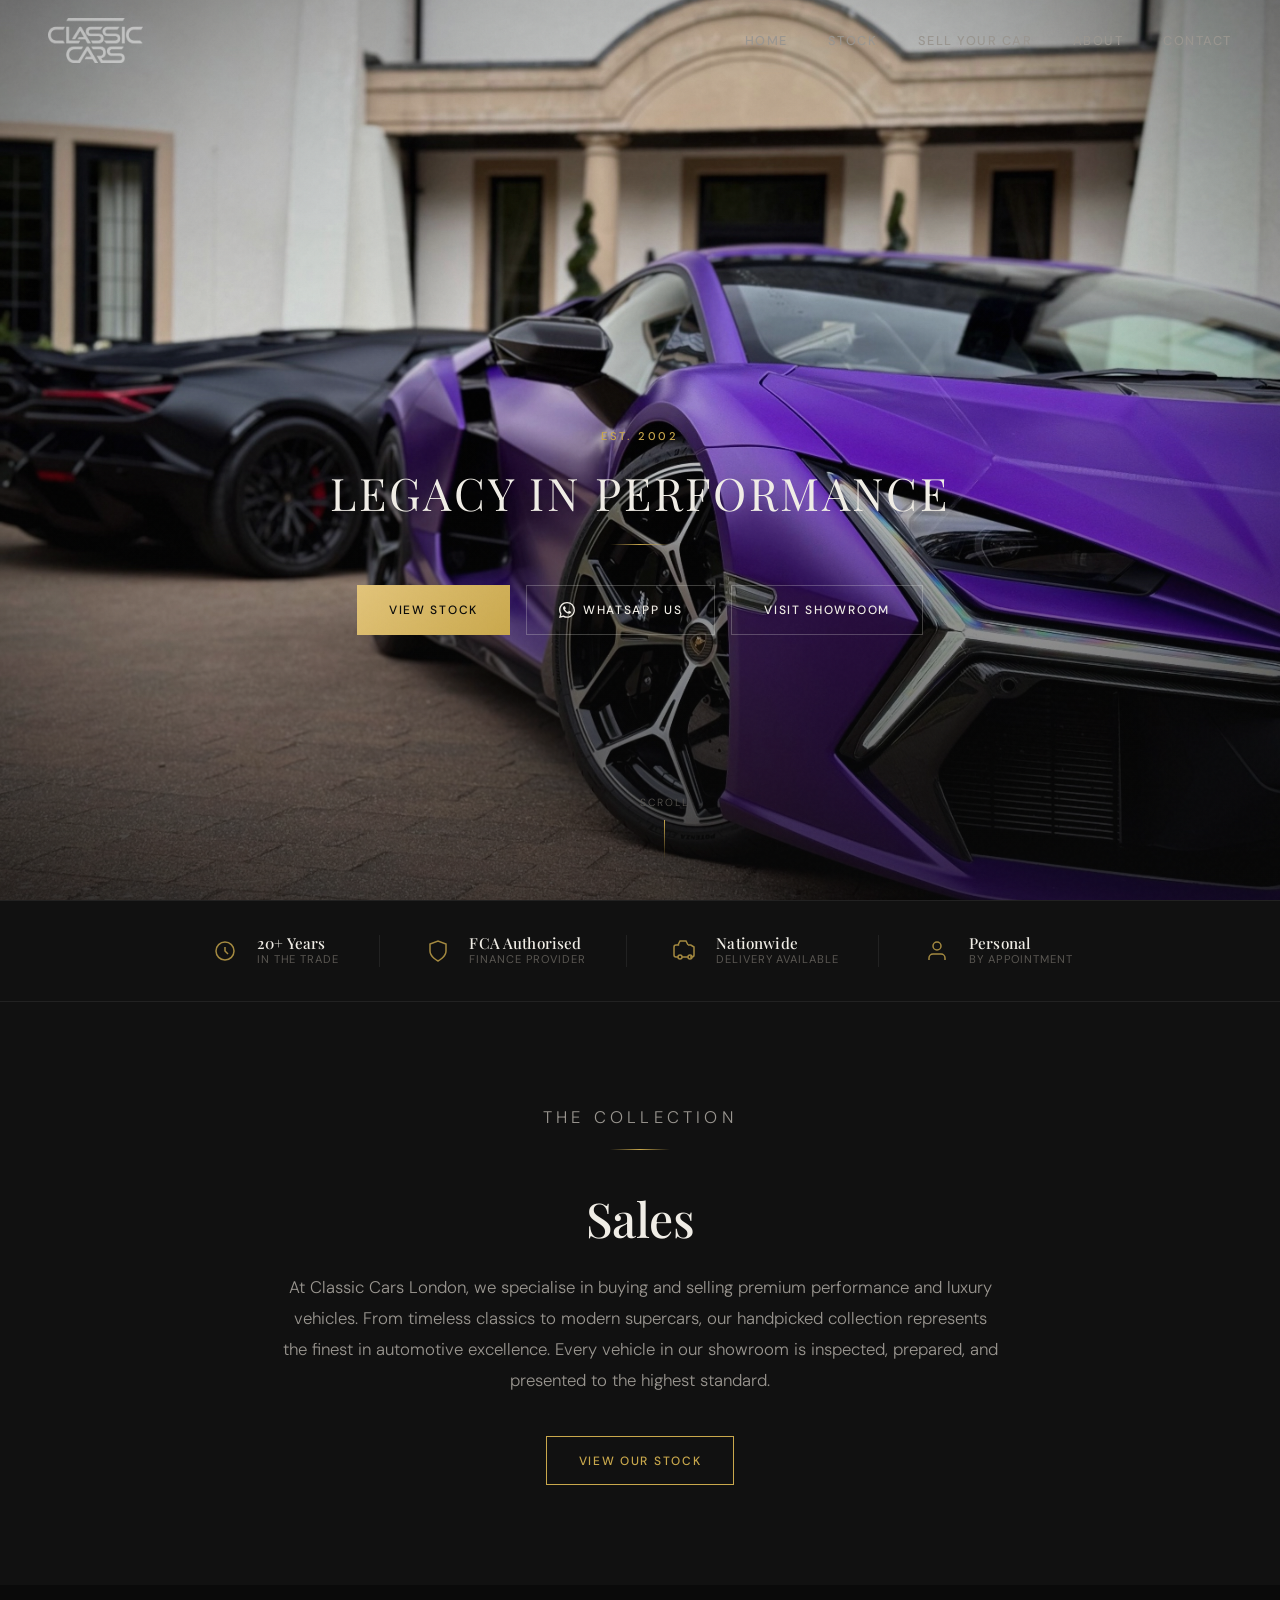
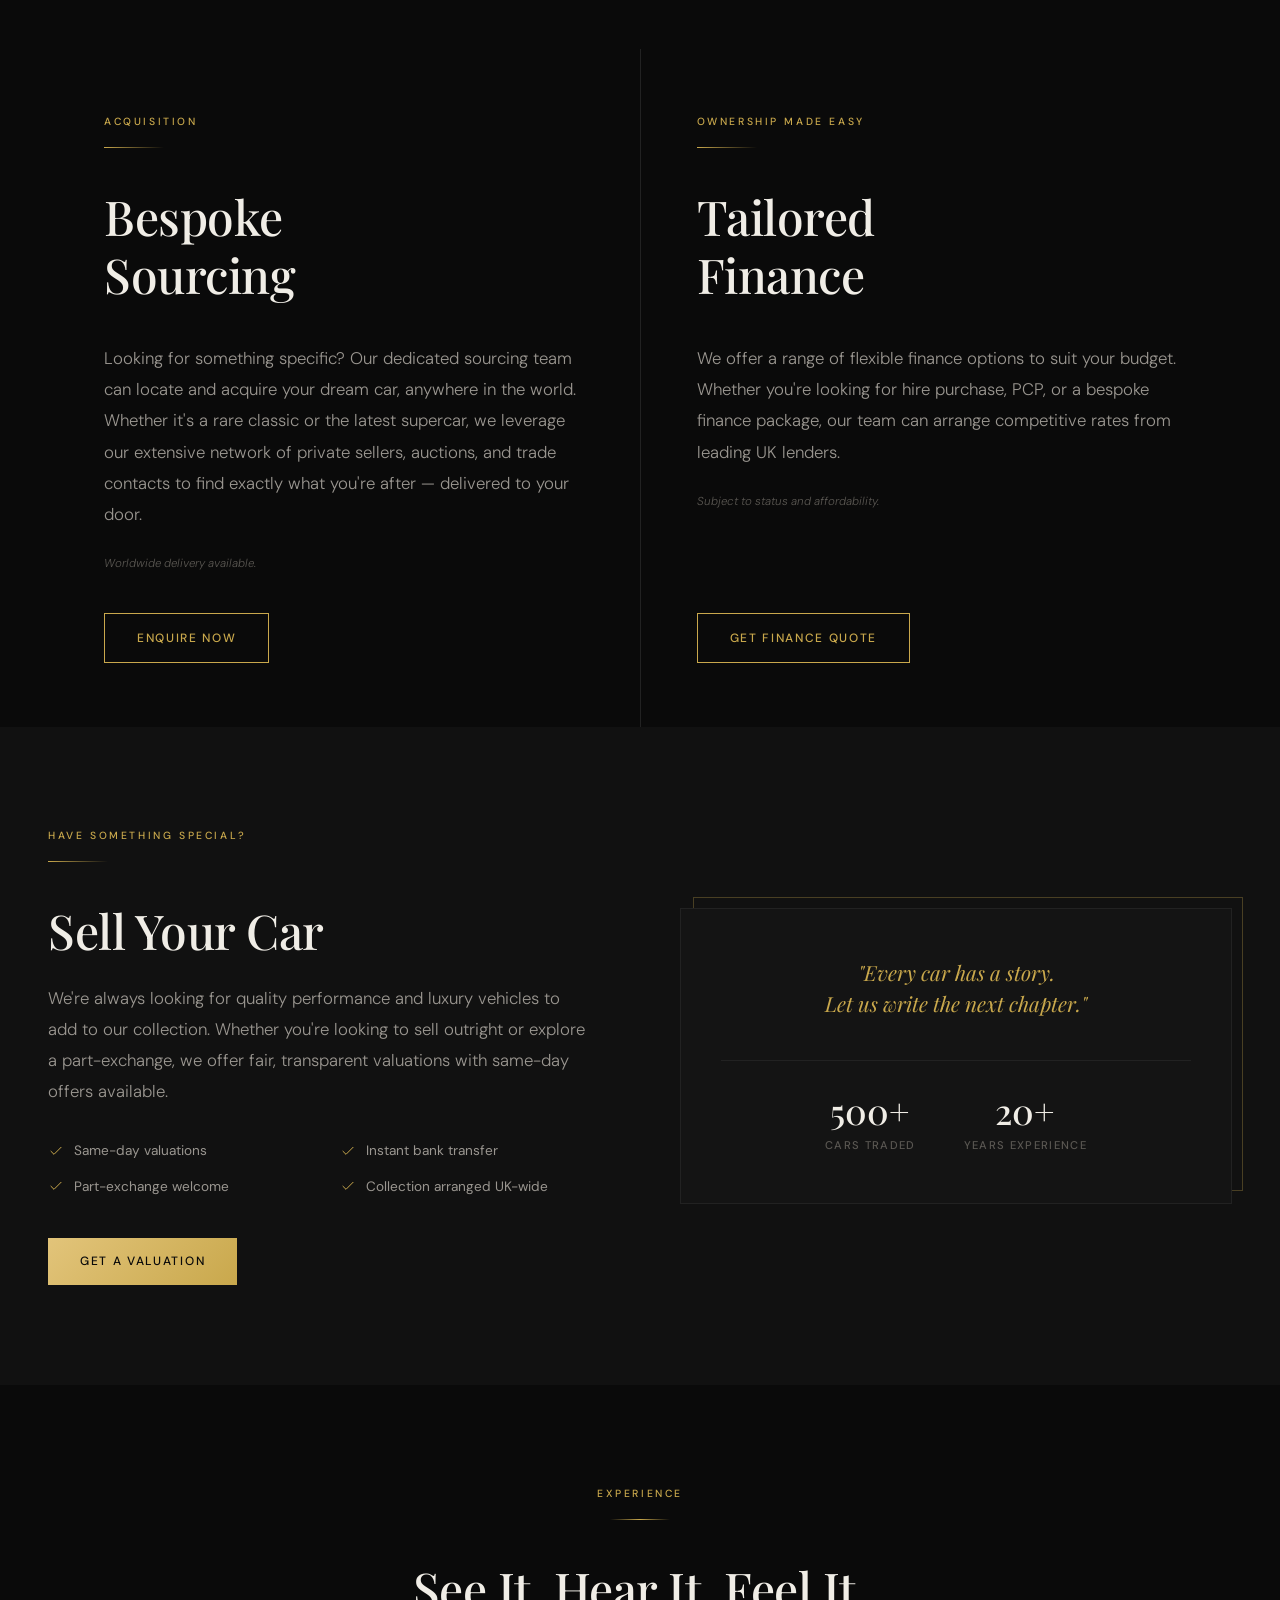
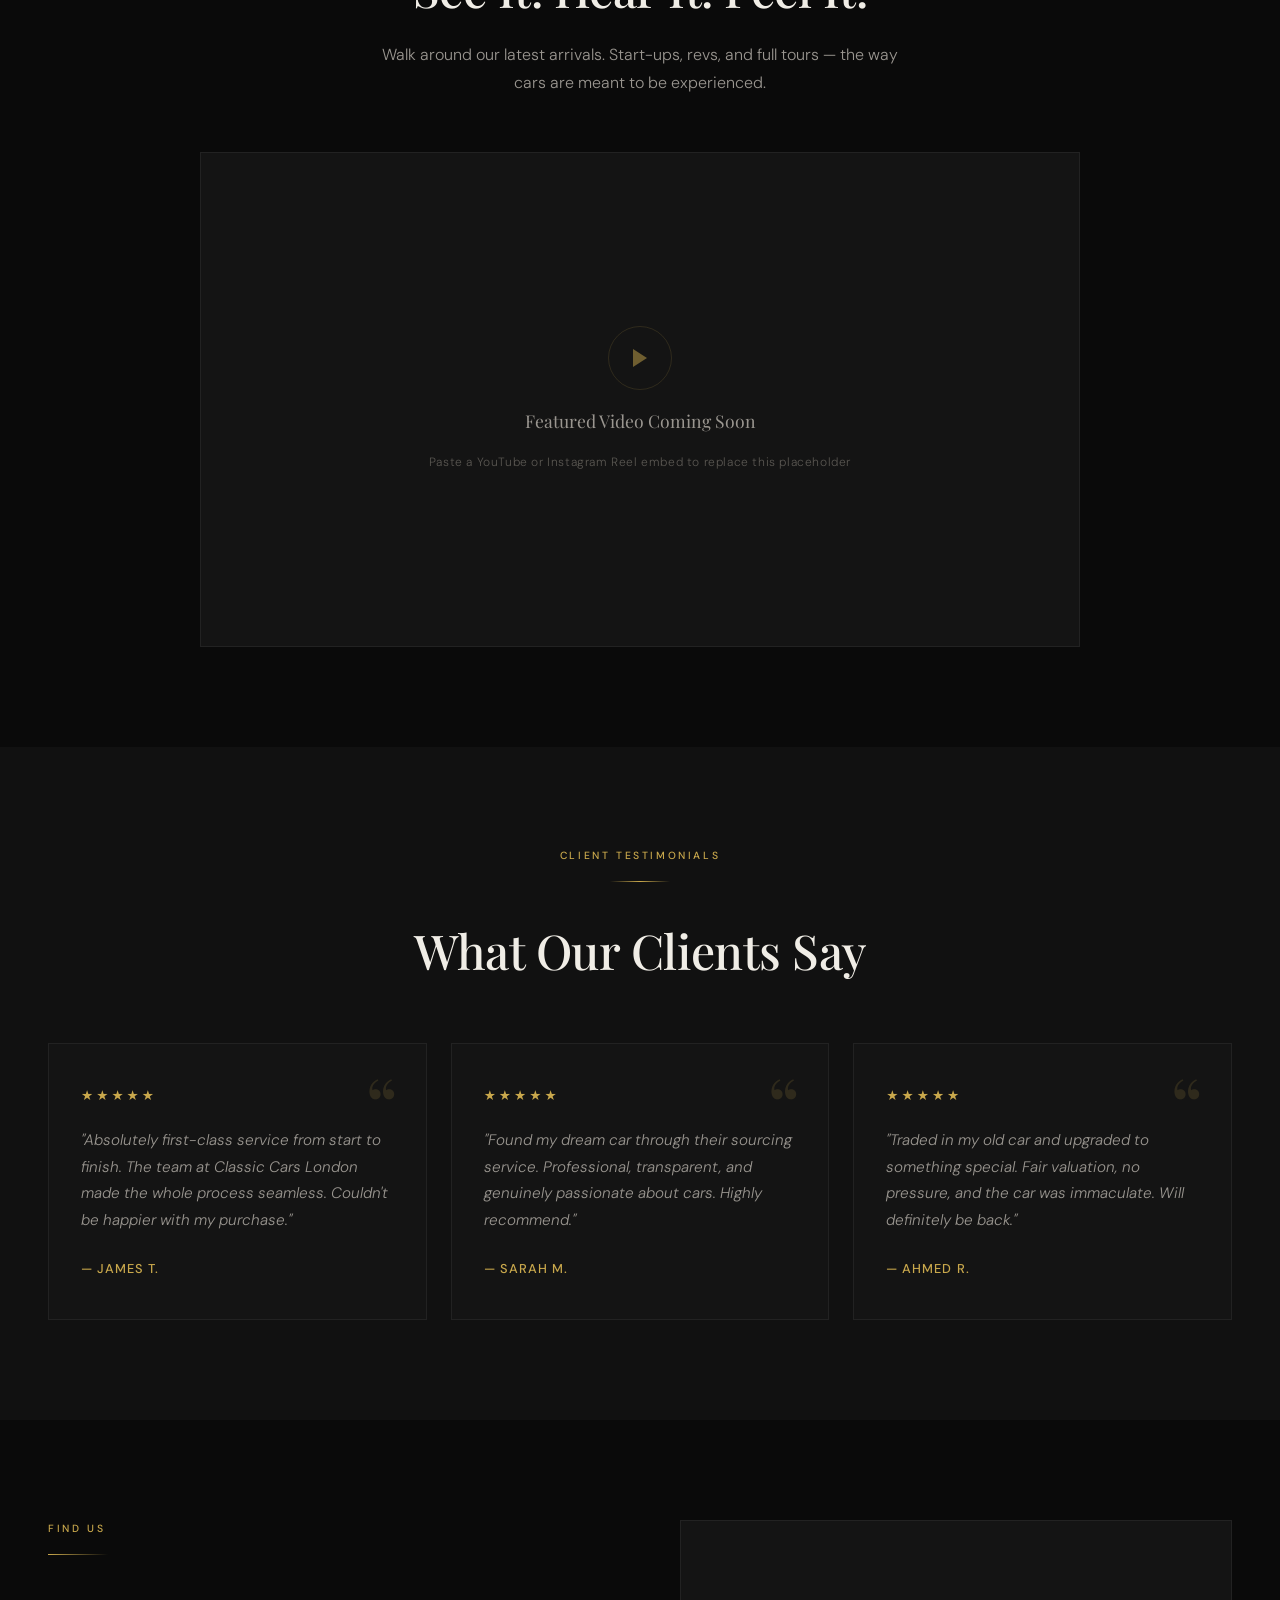
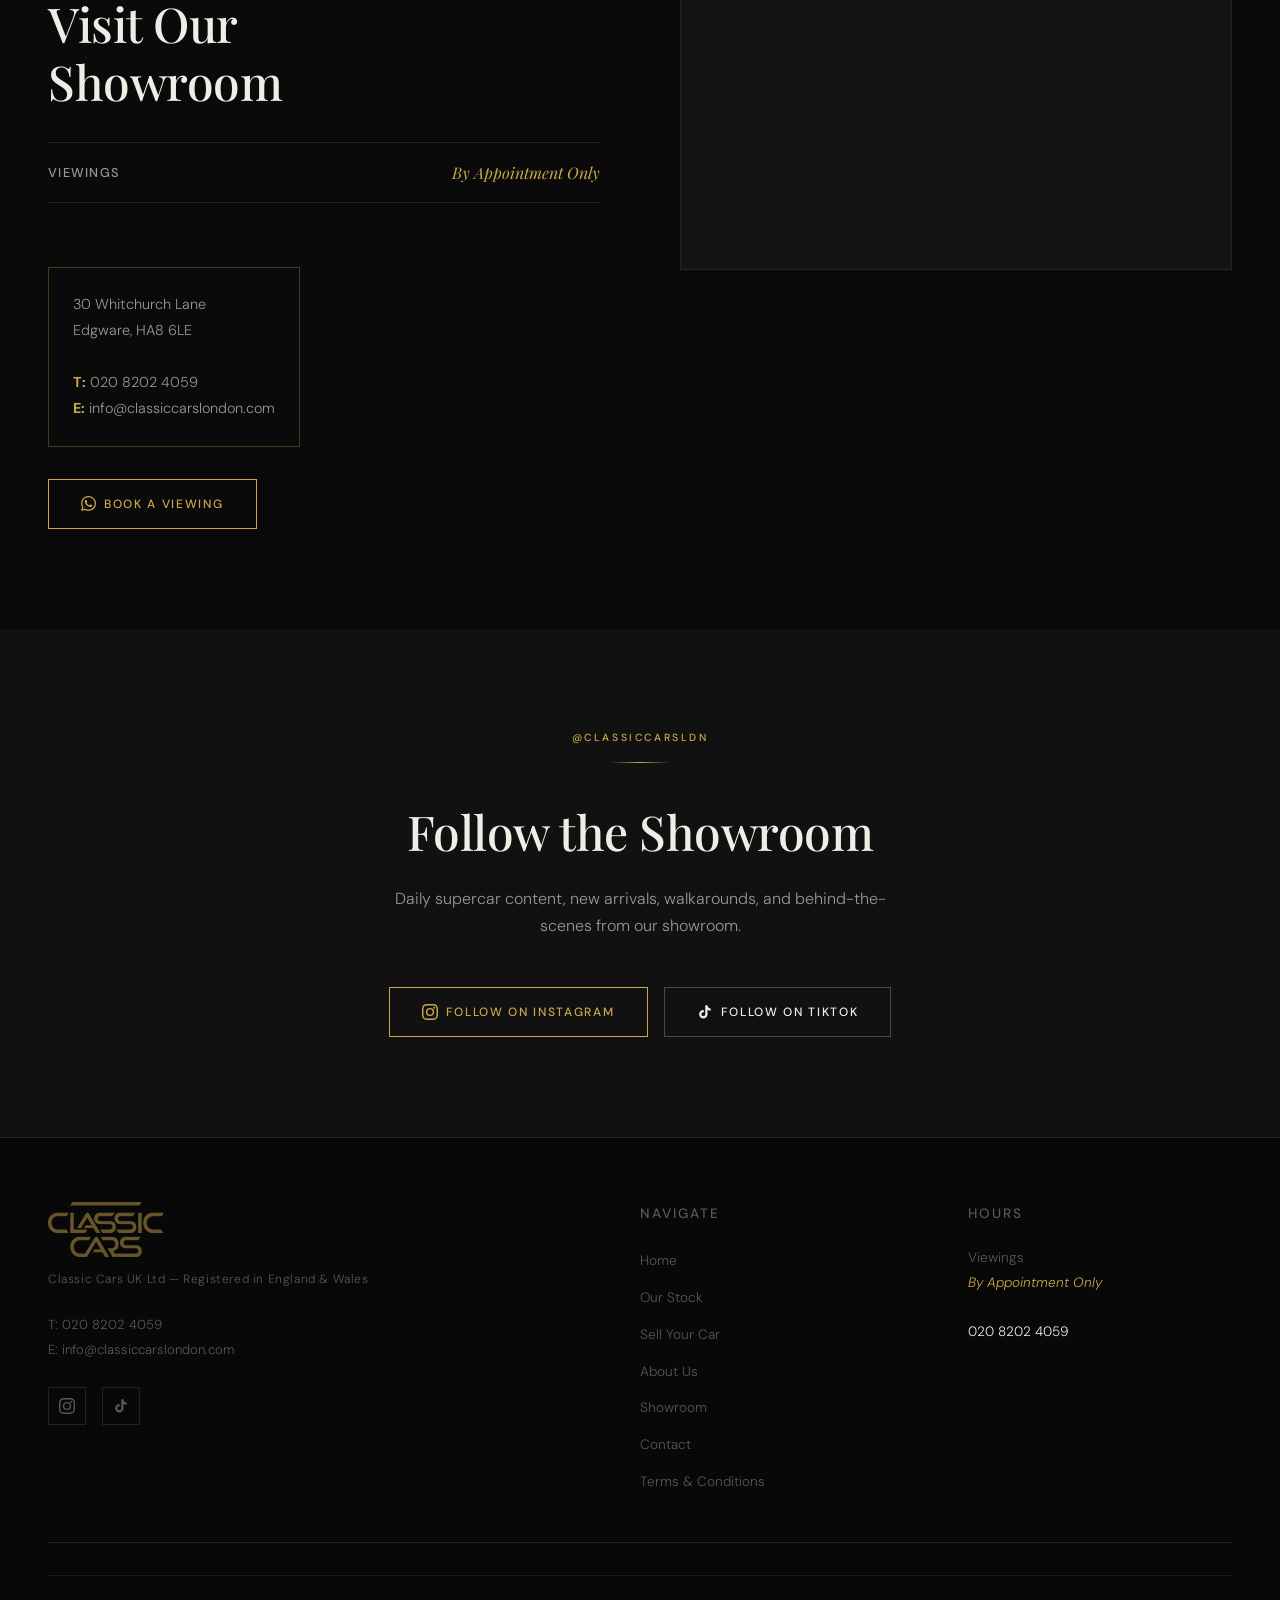
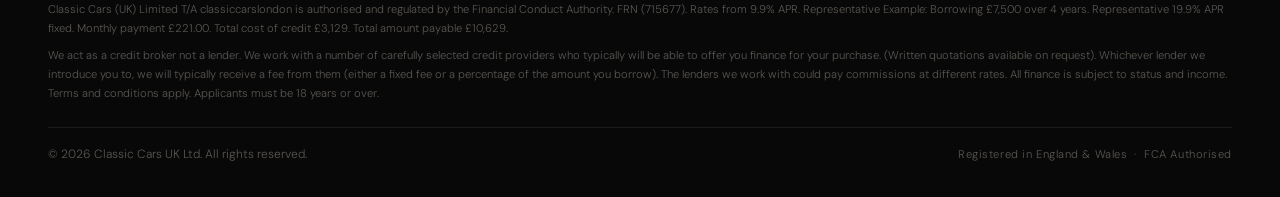
<file: index.html>
<!DOCTYPE html>
<html lang="en">
<head>
  <meta charset="UTF-8" />
  <meta name="viewport" content="width=device-width, initial-scale=1.0" />
  <meta name="description" content="Classic Cars London — Premium performance and luxury car dealership. Buying, selling, and sourcing the finest vehicles. Est. 2002." />
  <title>Classic Cars London | Legacy in Performance. Est. 2002</title>
  <link rel="preconnect" href="https://fonts.googleapis.com" />
  <link rel="preconnect" href="https://fonts.gstatic.com" crossorigin />
  <link href="https://fonts.googleapis.com/css2?family=Playfair+Display:ital,wght@0,400;0,500;0,600;0,700;1,400;1,600&family=DM+Sans:wght@300;400;500;600&display=swap" rel="stylesheet" />
  <link rel="stylesheet" href="./style.css" />
</head>
<body>

  <!-- ══════════════════════════════════════════
       NAVIGATION
  ══════════════════════════════════════════ -->
  <nav class="nav" id="mainNav">
    <div class="nav__inner">
      <a href="./index.html" class="nav__brand"><img src="./assets/logo-white.png" alt="Classic Cars London" class="nav__logo" /></a>
      <ul class="nav__links">
        <li><a href="./index.html">Home</a></li>
        <li><a href="./stock.html">Stock</a></li>
        <li><a href="#sell-section">Sell Your Car</a></li>
        <li><a href="#sales-section">About</a></li>
        <li><a href="#showroom-section">Contact</a></li>
      </ul>
      <button class="nav__hamburger" id="navHamburger" aria-label="Open menu">
        <span></span><span></span><span></span>
      </button>
    </div>
  </nav>

  <!-- Mobile overlay menu -->
  <div class="nav__mobile-overlay" id="navMobileOverlay">
    <a href="./index.html" onclick="closeMenu()">Home</a>
    <a href="./stock.html" onclick="closeMenu()">Stock</a>
    <a href="#sell-section" onclick="closeMenu()">Sell Your Car</a>
    <a href="#sales-section" onclick="closeMenu()">About</a>
    <a href="#showroom-section" onclick="closeMenu()">Contact</a>
  </div>

  <!-- ══════════════════════════════════════════
       HERO
  ══════════════════════════════════════════ -->
  <section class="hero" id="home">
    <div class="hero__bg" id="heroBg"></div>
    <div class="hero__overlay"></div>
    <div class="hero__content hero__content--minimal">
      <p class="hero__eyebrow">Est. 2002</p>
      <h1 class="hero__tagline">Legacy in Performance</h1>
      <div class="hero__divider"></div>
      <div class="hero__buttons">
        <a href="./stock.html" class="btn btn-gold">View Stock</a>
        <a href="https://wa.me/447447015475" target="_blank" rel="noopener noreferrer" class="btn btn-outline">
          <svg width="16" height="16" viewBox="0 0 24 24" fill="currentColor" aria-hidden="true">
            <path d="M17.472 14.382c-.297-.149-1.758-.867-2.03-.967-.273-.099-.471-.148-.67.15-.197.297-.767.966-.94 1.164-.173.199-.347.223-.644.075-.297-.15-1.255-.463-2.39-1.475-.883-.788-1.48-1.761-1.653-2.059-.173-.297-.018-.458.13-.606.134-.133.298-.347.446-.52.149-.174.198-.298.298-.497.099-.198.05-.371-.025-.52-.075-.149-.669-1.612-.916-2.207-.242-.579-.487-.5-.669-.51-.173-.008-.371-.01-.57-.01-.198 0-.52.074-.792.372-.272.297-1.04 1.016-1.04 2.479 0 1.462 1.065 2.875 1.213 3.074.149.198 2.096 3.2 5.077 4.487.709.306 1.262.489 1.694.625.712.227 1.36.195 1.871.118.571-.085 1.758-.719 2.006-1.413.248-.694.248-1.289.173-1.413-.074-.124-.272-.198-.57-.347m-5.421 7.403h-.004a9.87 9.87 0 01-5.031-1.378l-.361-.214-3.741.982.998-3.648-.235-.374a9.86 9.86 0 01-1.51-5.26c.001-5.45 4.436-9.884 9.888-9.884 2.64 0 5.122 1.03 6.988 2.898a9.825 9.825 0 012.893 6.994c-.003 5.45-4.437 9.884-9.885 9.884m8.413-18.297A11.815 11.815 0 0012.05 0C5.495 0 .16 5.335.157 11.892c0 2.096.547 4.142 1.588 5.945L.057 24l6.305-1.654a11.882 11.882 0 005.683 1.448h.005c6.554 0 11.89-5.335 11.893-11.893a11.821 11.821 0 00-3.48-8.413z"/>
          </svg>
          WhatsApp Us
        </a>
        <a href="#showroom-section" class="btn btn-outline">Visit Showroom</a>
      </div>
    </div>
    <div class="hero__scroll-indicator">
      <span>Scroll</span>
      <div class="hero__scroll-line"></div>
    </div>
  </section>

  <!-- ══════════════════════════════════════════
       TRUST SIGNALS BAR
  ══════════════════════════════════════════ -->
  <section class="trust-bar">
    <div class="trust-bar__inner">
      <div class="trust-item fade-in">
        <div class="trust-icon">
          <svg viewBox="0 0 24 24" fill="none" stroke="currentColor" stroke-width="1.5" aria-hidden="true"><path d="M12 8v4l3 3"/><circle cx="12" cy="12" r="9"/></svg>
        </div>
        <div class="trust-text">
          <span class="trust-stat">20+ Years</span>
          <span class="trust-label">In the Trade</span>
        </div>
      </div>
      <div class="trust-divider"></div>
      <div class="trust-item fade-in fade-in-delay-1">
        <div class="trust-icon">
          <svg viewBox="0 0 24 24" fill="none" stroke="currentColor" stroke-width="1.5" aria-hidden="true"><path d="M12 22s8-4 8-10V5l-8-3-8 3v7c0 6 8 10 8 10z"/></svg>
        </div>
        <div class="trust-text">
          <span class="trust-stat">FCA Authorised</span>
          <span class="trust-label">Finance Provider</span>
        </div>
      </div>
      <div class="trust-divider"></div>
      <div class="trust-item fade-in fade-in-delay-2">
        <div class="trust-icon">
          <svg viewBox="0 0 24 24" fill="none" stroke="currentColor" stroke-width="1.5" aria-hidden="true"><path d="M5 18H3a2 2 0 01-2-2V8a2 2 0 012-2h3.19M15 6h2.81L21 8v8a2 2 0 01-2 2h-2"/><circle cx="7" cy="18" r="2"/><circle cx="17" cy="18" r="2"/><path d="M9 18h6M5 6l2-4h6l2 4"/></svg>
        </div>
        <div class="trust-text">
          <span class="trust-stat">Nationwide</span>
          <span class="trust-label">Delivery Available</span>
        </div>
      </div>
      <div class="trust-divider"></div>
      <div class="trust-item fade-in fade-in-delay-3">
        <div class="trust-icon">
          <svg viewBox="0 0 24 24" fill="none" stroke="currentColor" stroke-width="1.5" aria-hidden="true"><path d="M20 21v-2a4 4 0 00-4-4H8a4 4 0 00-4 4v2"/><circle cx="12" cy="7" r="4"/></svg>
        </div>
        <div class="trust-text">
          <span class="trust-stat">Personal</span>
          <span class="trust-label">By Appointment</span>
        </div>
      </div>
    </div>
  </section>

  <!-- ══════════════════════════════════════════
       SALES SECTION
  ══════════════════════════════════════════ -->
  <section class="section section--dark" id="sales-section">
    <div class="section__inner">
      <div class="text-section text-section--centred fade-in">
        <p class="section-label">The Collection</p>
        <div class="gold-divider"></div>
        <h2 class="section-heading">Sales</h2>
        <p>At Classic Cars London, we specialise in buying and selling premium performance and luxury vehicles. From timeless classics to modern supercars, our handpicked collection represents the finest in automotive excellence. Every vehicle in our showroom is inspected, prepared, and presented to the highest standard.</p>
        <div style="margin-top:2.5rem;">
          <a href="./stock.html" class="btn btn-outline-gold">View Our Stock</a>
        </div>
      </div>
    </div>
  </section>

  <!-- ══════════════════════════════════════════
       SERVICES GRID (Sourcing + Finance)
  ══════════════════════════════════════════ -->
  <section class="section section--darker" style="padding-top: 0; padding-bottom: 0;">
    <div class="services-grid">

      <!-- Sourcing Panel -->
      <div class="service-panel fade-in">
        <p class="section-label">Acquisition</p>
        <div class="gold-divider-left"></div>
        <h2 class="section-heading">Bespoke<br>Sourcing</h2>
        <p style="font-size:1.05rem; font-weight:300; color:var(--text-secondary); line-height:1.85; margin-top:1rem;">
          Looking for something specific? Our dedicated sourcing team can locate and acquire your dream car, anywhere in the world. Whether it's a rare classic or the latest supercar, we leverage our extensive network of private sellers, auctions, and trade contacts to find exactly what you're after — delivered to your door.
        </p>
        <p class="service-disclaimer">Worldwide delivery available.</p>
        <div class="service-cta">
          <a href="https://wa.me/447447015475?text=Hi%2C%20I%27m%20interested%20in%20your%20bespoke%20sourcing%20service." target="_blank" rel="noopener noreferrer" class="btn btn-outline-gold">Enquire Now</a>
        </div>
      </div>

      <!-- Finance Panel -->
      <div class="service-panel fade-in fade-in-delay-2" id="finance-section">
        <p class="section-label">Ownership Made Easy</p>
        <div class="gold-divider-left"></div>
        <h2 class="section-heading">Tailored<br>Finance</h2>
        <p style="font-size:1.05rem; font-weight:300; color:var(--text-secondary); line-height:1.85; margin-top:1rem;">
          We offer a range of flexible finance options to suit your budget. Whether you're looking for hire purchase, PCP, or a bespoke finance package, our team can arrange competitive rates from leading UK lenders.
        </p>
        <p class="service-disclaimer">Subject to status and affordability.</p>
        <div class="service-cta">
          <a href="https://wa.me/447447015475?text=Hi%2C%20I%27d%20like%20to%20discuss%20finance%20options%20for%20a%20vehicle." target="_blank" rel="noopener noreferrer" class="btn btn-outline-gold">Get Finance Quote</a>
        </div>
      </div>

    </div>
  </section>

  <!-- ══════════════════════════════════════════
       SELL YOUR CAR
  ══════════════════════════════════════════ -->
  <section class="section section--dark" id="sell-section">
    <div class="section__inner">
      <div class="sell-panel fade-in">
        <div class="sell-panel__content">
          <p class="section-label">Have Something Special?</p>
          <div class="gold-divider-left"></div>
          <h2 class="section-heading">Sell Your Car</h2>
          <p style="font-size:1.05rem; font-weight:300; color:var(--text-secondary); line-height:1.85; margin-top:1rem; max-width:540px;">
            We're always looking for quality performance and luxury vehicles to add to our collection. Whether you're looking to sell outright or explore a part-exchange, we offer fair, transparent valuations with same-day offers available.
          </p>
          <div class="sell-panel__highlights">
            <div class="sell-highlight">
              <svg viewBox="0 0 24 24" fill="none" stroke="currentColor" stroke-width="1.5" aria-hidden="true"><polyline points="20 6 9 17 4 12"/></svg>
              <span>Same-day valuations</span>
            </div>
            <div class="sell-highlight">
              <svg viewBox="0 0 24 24" fill="none" stroke="currentColor" stroke-width="1.5" aria-hidden="true"><polyline points="20 6 9 17 4 12"/></svg>
              <span>Instant bank transfer</span>
            </div>
            <div class="sell-highlight">
              <svg viewBox="0 0 24 24" fill="none" stroke="currentColor" stroke-width="1.5" aria-hidden="true"><polyline points="20 6 9 17 4 12"/></svg>
              <span>Part-exchange welcome</span>
            </div>
            <div class="sell-highlight">
              <svg viewBox="0 0 24 24" fill="none" stroke="currentColor" stroke-width="1.5" aria-hidden="true"><polyline points="20 6 9 17 4 12"/></svg>
              <span>Collection arranged UK-wide</span>
            </div>
          </div>
          <div style="margin-top:2.5rem;">
            <a href="https://wa.me/447447015475?text=Hi%2C%20I%27d%20like%20to%20get%20a%20valuation%20for%20my%20vehicle." target="_blank" rel="noopener noreferrer" class="btn btn-gold">
              Get a Valuation
            </a>
          </div>
        </div>
        <div class="sell-panel__visual fade-in fade-in-delay-2">
          <div class="sell-visual-frame">
            <div class="sell-visual-accent"></div>
            <div class="sell-visual-content">
              <p class="sell-visual-quote">"Every car has a story.<br>Let us write the next chapter."</p>
              <div class="sell-visual-stat-row">
                <div class="sell-visual-stat">
                  <span class="sell-visual-stat__number">500+</span>
                  <span class="sell-visual-stat__label">Cars Traded</span>
                </div>
                <div class="sell-visual-stat">
                  <span class="sell-visual-stat__number">20+</span>
                  <span class="sell-visual-stat__label">Years Experience</span>
                </div>
              </div>
            </div>
          </div>
        </div>
      </div>
    </div>
  </section>

  <!-- ══════════════════════════════════════════
       FEATURED VIDEO
  ══════════════════════════════════════════ -->
  <section class="section section--darker" id="video-section">
    <div class="section__inner">
      <div style="text-align:center; margin-bottom:3.5rem;" class="fade-in">
        <p class="section-label">Experience</p>
        <div class="gold-divider"></div>
        <h2 class="section-heading">See It. Hear It. Feel It.</h2>
        <p style="color:var(--text-secondary); font-weight:300; max-width:520px; margin:0 auto;">Walk around our latest arrivals. Start-ups, revs, and full tours — the way cars are meant to be experienced.</p>
      </div>
      <div class="video-embed fade-in fade-in-delay-1">
        <!-- ════════════════════════════════════════
             FEATURED VIDEO — REPLACE THIS
             ════════════════════════════════════════
             Paste your YouTube or Instagram Reel embed here.
             Example YouTube:
               <iframe src="https://www.youtube.com/embed/YOUR_VIDEO_ID"
                 title="Featured Video" frameborder="0"
                 allow="accelerometer; autoplay; clipboard-write; encrypted-media; gyroscope; picture-in-picture"
                 allowfullscreen></iframe>
             Example Instagram Reel:
               <iframe src="https://www.instagram.com/reel/YOUR_REEL_ID/embed"
                 frameborder="0" scrolling="no" allowfullscreen></iframe>
        ═══════════════════════════════════════ -->
        <div class="video-placeholder">
          <div class="video-placeholder__play">
            <svg viewBox="0 0 24 24" fill="currentColor" aria-hidden="true"><polygon points="5 3 19 12 5 21 5 3"/></svg>
          </div>
          <p>Featured Video Coming Soon</p>
          <span>Paste a YouTube or Instagram Reel embed to replace this placeholder</span>
        </div>
      </div>
    </div>
  </section>

  <!-- ══════════════════════════════════════════
       CUSTOMER REVIEWS
  ══════════════════════════════════════════ -->
  <section class="section section--dark" id="reviews-section">
    <div class="section__inner">
      <div style="text-align:center; margin-bottom:4rem;" class="fade-in">
        <p class="section-label">Client Testimonials</p>
        <div class="gold-divider"></div>
        <h2 class="section-heading">What Our Clients Say</h2>
      </div>

      <div class="reviews-grid">

        <div class="review-card fade-in fade-in-delay-1">
          <div class="review-stars">
            <span class="star">★</span><span class="star">★</span><span class="star">★</span><span class="star">★</span><span class="star">★</span>
          </div>
          <p class="review-text">"Absolutely first-class service from start to finish. The team at Classic Cars London made the whole process seamless. Couldn't be happier with my purchase."</p>
          <p class="review-author">— James T.</p>
        </div>

        <div class="review-card fade-in fade-in-delay-2">
          <div class="review-stars">
            <span class="star">★</span><span class="star">★</span><span class="star">★</span><span class="star">★</span><span class="star">★</span>
          </div>
          <p class="review-text">"Found my dream car through their sourcing service. Professional, transparent, and genuinely passionate about cars. Highly recommend."</p>
          <p class="review-author">— Sarah M.</p>
        </div>

        <div class="review-card fade-in fade-in-delay-3">
          <div class="review-stars">
            <span class="star">★</span><span class="star">★</span><span class="star">★</span><span class="star">★</span><span class="star">★</span>
          </div>
          <p class="review-text">"Traded in my old car and upgraded to something special. Fair valuation, no pressure, and the car was immaculate. Will definitely be back."</p>
          <p class="review-author">— Ahmed R.</p>
        </div>

      </div>
    </div>
  </section>

  <!-- ══════════════════════════════════════════
       VISIT OUR SHOWROOM
  ══════════════════════════════════════════ -->
  <section class="section section--darker" id="showroom-section">
    <div class="section__inner">
      <div style="display:grid; grid-template-columns:1fr 1fr; gap:5rem; align-items:start;" class="responsive-two-col">

        <div class="fade-in">
          <p class="section-label">Find Us</p>
          <div class="gold-divider-left"></div>
          <h2 class="section-heading">Visit Our<br>Showroom</h2>

          <div class="hours-table">
            <div class="hours-row">
              <span class="hours-day">Viewings</span>
              <span class="hours-time hours-time--appointment">By Appointment Only</span>
            </div>
          </div>

          <div class="address-block">
            <p>
              30 Whitchurch Lane<br>
              Edgware, HA8 6LE<br>
              <br>
              <strong style="color:var(--gold);">T:</strong> <a href="tel:02082024059" style="color:var(--text-secondary); transition: color 0.3s;">020 8202 4059</a><br>
              <strong style="color:var(--gold);">E:</strong> <a href="mailto:info@classiccarslondon.com" style="color:var(--text-secondary); transition: color 0.3s;">info@classiccarslondon.com</a>
            </p>
          </div>

          <div style="margin-top:2rem;">
            <a href="https://wa.me/447447015475" target="_blank" rel="noopener noreferrer" class="btn btn-outline-gold">
              <svg width="15" height="15" viewBox="0 0 24 24" fill="currentColor" style="flex-shrink:0" aria-hidden="true">
                <path d="M17.472 14.382c-.297-.149-1.758-.867-2.03-.967-.273-.099-.471-.148-.67.15-.197.297-.767.966-.94 1.164-.173.199-.347.223-.644.075-.297-.15-1.255-.463-2.39-1.475-.883-.788-1.48-1.761-1.653-2.059-.173-.297-.018-.458.13-.606.134-.133.298-.347.446-.52.149-.174.198-.298.298-.497.099-.198.05-.371-.025-.52-.075-.149-.669-1.612-.916-2.207-.242-.579-.487-.5-.669-.51-.173-.008-.371-.01-.57-.01-.198 0-.52.074-.792.372-.272.297-1.04 1.016-1.04 2.479 0 1.462 1.065 2.875 1.213 3.074.149.198 2.096 3.2 5.077 4.487.709.306 1.262.489 1.694.625.712.227 1.36.195 1.871.118.571-.085 1.758-.719 2.006-1.413.248-.694.248-1.289.173-1.413-.074-.124-.272-.198-.57-.347m-5.421 7.403h-.004a9.87 9.87 0 01-5.031-1.378l-.361-.214-3.741.982.998-3.648-.235-.374a9.86 9.86 0 01-1.51-5.26c.001-5.45 4.436-9.884 9.888-9.884 2.64 0 5.122 1.03 6.988 2.898a9.825 9.825 0 012.893 6.994c-.003 5.45-4.437 9.884-9.885 9.884m8.413-18.297A11.815 11.815 0 0012.05 0C5.495 0 .16 5.335.157 11.892c0 2.096.547 4.142 1.588 5.945L.057 24l6.305-1.654a11.882 11.882 0 005.683 1.448h.005c6.554 0 11.89-5.335 11.893-11.893a11.821 11.821 0 00-3.48-8.413z"/>
              </svg>
              Book a Viewing
            </a>
          </div>
        </div>

        <div class="fade-in fade-in-delay-2">
          <!-- ════════════════════════════════════════
               MAP EMBED — REPLACE THIS SECTION
               ════════════════════════════════════════
               To add a real Google Maps embed:
               1. Go to Google Maps and find your location
               2. Click Share > Embed a map
               3. Copy the <iframe> code
               4. Replace the entire .map-placeholder div below
                  with your <iframe> code.
               Example:
               <iframe
                 src="https://www.google.com/maps/embed?pb=YOUR_EMBED_CODE"
                 width="100%" height="350"
                 style="border:0; filter:grayscale(1) invert(1) contrast(1.1);"
                 allowfullscreen="" loading="lazy">
               </iframe>
          ═══════════════════════════════════════ -->
          <div class="map-placeholder">
            <iframe
              src="https://www.google.com/maps/embed?pb=!1m18!1m12!1m3!1d2479.8!2d-0.2785!3d51.6139!2m3!1f0!2f0!3f0!3m2!1i1024!2i768!4f13.1!3m3!1m2!1s0x4876116b32b6e55d%3A0x3f6e8b7c9d8a4e2f!2s30%20Whitchurch%20Ln%2C%20Edgware%20HA8%206LE!5e0!3m2!1sen!2suk!4v1700000000000"
              width="100%" height="350"
              style="border:0; filter:grayscale(1) invert(1) contrast(1.1);"
              allowfullscreen="" loading="lazy"
              referrerpolicy="no-referrer-when-downgrade">
            </iframe>
          </div>
        </div>

      </div>
    </div>
  </section>

  <!-- ══════════════════════════════════════════
       INSTAGRAM FEED SECTION
  ══════════════════════════════════════════ -->
  <section class="section section--dark" id="social-section">
    <div class="section__inner social-section">
      <div class="fade-in">
        <p class="section-label">@classiccarsldn</p>
        <div class="gold-divider"></div>
        <h2 class="section-heading">Follow the Showroom</h2>
        <p style="color:var(--text-secondary); font-weight:300; margin-top:0.5rem; max-width:500px; margin-left:auto; margin-right:auto;">Daily supercar content, new arrivals, walkarounds, and behind-the-scenes from our showroom.</p>
      </div>

      <!-- ════════════════════════════════════════
           INSTAGRAM FEED WIDGET — REPLACE THIS
           ════════════════════════════════════════
           To add a live Instagram feed:

           OPTION A — Elfsight (Recommended):
           1. Sign up at https://elfsight.com/instagram-feed-widget/
           2. Create a widget, set to dark theme, 4-8 images
           3. Copy the embed code (a single <script> + <div> tag)
           4. Replace the entire .insta-placeholder div below
              with that embed code.

           OPTION B — SnapWidget:
           1. Visit https://snapwidget.com
           2. Configure a grid or slider widget for @classiccarsldn
           3. Copy the embed <iframe> code
           4. Replace the placeholder below.

           OPTION C — EmbedSocial:
           1. Visit https://embedsocial.com
           2. Connect Instagram account, choose layout
           3. Copy embed code, replace placeholder below.
      ═══════════════════════════════════════ -->
      <div class="insta-feed fade-in fade-in-delay-1">
        <!-- Elfsight Instagram Feed | @classiccarsldn -->
        <script src="https://elfsightcdn.com/platform.js" async></script>
        <div class="elfsight-app-35106d26-453b-40f1-9d2e-da29b103cd6a" data-elfsight-app-lazy></div>
      </div>

      <div class="insta-follow-row fade-in fade-in-delay-2">
        <a href="https://instagram.com/classiccarsldn" target="_blank" rel="noopener noreferrer" class="btn btn-outline-gold">
          <svg width="16" height="16" viewBox="0 0 24 24" fill="currentColor" aria-hidden="true"><path d="M12 2.163c3.204 0 3.584.012 4.85.07 3.252.148 4.771 1.691 4.919 4.919.058 1.265.069 1.645.069 4.849 0 3.205-.012 3.584-.069 4.849-.149 3.225-1.664 4.771-4.919 4.919-1.266.058-1.644.07-4.85.07-3.204 0-3.584-.012-4.849-.07-3.26-.149-4.771-1.699-4.919-4.92-.058-1.265-.07-1.644-.07-4.849 0-3.204.013-3.583.07-4.849.149-3.227 1.664-4.771 4.919-4.919 1.266-.057 1.645-.069 4.849-.069zM12 0C8.741 0 8.333.014 7.053.072 2.695.272.273 2.69.073 7.052.014 8.333 0 8.741 0 12c0 3.259.014 3.668.072 4.948.2 4.358 2.618 6.78 6.98 6.98C8.333 23.986 8.741 24 12 24c3.259 0 3.668-.014 4.948-.072 4.354-.2 6.782-2.618 6.979-6.98.059-1.28.073-1.689.073-4.948 0-3.259-.014-3.667-.072-4.947-.196-4.354-2.617-6.78-6.979-6.98C15.668.014 15.259 0 12 0zm0 5.838a6.162 6.162 0 100 12.324 6.162 6.162 0 000-12.324zM12 16a4 4 0 110-8 4 4 0 010 8zm6.406-11.845a1.44 1.44 0 100 2.881 1.44 1.44 0 000-2.881z"/></svg>
          Follow on Instagram
        </a>
        <a href="https://tiktok.com/@classiccarsldn" target="_blank" rel="noopener noreferrer" class="btn btn-outline">
          <svg width="16" height="16" viewBox="0 0 24 24" fill="currentColor" aria-hidden="true"><path d="M19.59 6.69a4.83 4.83 0 01-3.77-4.25V2h-3.45v13.67a2.89 2.89 0 01-2.88 2.5 2.89 2.89 0 01-2.89-2.89 2.89 2.89 0 012.89-2.89c.28 0 .54.04.79.1V9.01a6.33 6.33 0 00-.79-.05 6.34 6.34 0 00-6.34 6.34 6.34 6.34 0 006.34 6.34 6.34 6.34 0 006.33-6.34V8.69a8.16 8.16 0 004.77 1.52V6.76a4.85 4.85 0 01-1-.07z"/></svg>
          Follow on TikTok
        </a>
      </div>
    </div>
  </section>

  <!-- ══════════════════════════════════════════
       FOOTER
  ══════════════════════════════════════════ -->
  <footer class="footer">
    <div class="footer__inner">
      <div class="footer__top">

        <!-- Brand Column -->
        <div>
          <img src="./assets/logo-gold.png" alt="Classic Cars London" class="footer__logo" />
          <p class="footer__brand-sub">Classic Cars UK Ltd — Registered in England &amp; Wales</p>
          <p style="font-size:0.82rem; color:var(--text-muted); line-height:1.9;">
            <!-- TO UPDATE: Replace phone and email placeholders -->
            T: 020 8202 4059<br>
            E: info@classiccarslondon.com
          </p>
          <div class="footer__social">
            <a href="https://instagram.com/classiccarsldn" target="_blank" rel="noopener noreferrer" aria-label="Instagram">
              <svg viewBox="0 0 24 24"><path d="M12 2.163c3.204 0 3.584.012 4.85.07 3.252.148 4.771 1.691 4.919 4.919.058 1.265.069 1.645.069 4.849 0 3.205-.012 3.584-.069 4.849-.149 3.225-1.664 4.771-4.919 4.919-1.266.058-1.644.07-4.85.07-3.204 0-3.584-.012-4.849-.07-3.26-.149-4.771-1.699-4.919-4.92-.058-1.265-.07-1.644-.07-4.849 0-3.204.013-3.583.07-4.849.149-3.227 1.664-4.771 4.919-4.919 1.266-.057 1.645-.069 4.849-.069zM12 0C8.741 0 8.333.014 7.053.072 2.695.272.273 2.69.073 7.052.014 8.333 0 8.741 0 12c0 3.259.014 3.668.072 4.948.2 4.358 2.618 6.78 6.98 6.98C8.333 23.986 8.741 24 12 24c3.259 0 3.668-.014 4.948-.072 4.354-.2 6.782-2.618 6.979-6.98.059-1.28.073-1.689.073-4.948 0-3.259-.014-3.667-.072-4.947-.196-4.354-2.617-6.78-6.979-6.98C15.668.014 15.259 0 12 0zm0 5.838a6.162 6.162 0 100 12.324 6.162 6.162 0 000-12.324zM12 16a4 4 0 110-8 4 4 0 010 8zm6.406-11.845a1.44 1.44 0 100 2.881 1.44 1.44 0 000-2.881z"/></svg>
            </a>
            <a href="https://tiktok.com/@classiccarsldn" target="_blank" rel="noopener noreferrer" aria-label="TikTok">
              <svg viewBox="0 0 24 24"><path d="M19.59 6.69a4.83 4.83 0 01-3.77-4.25V2h-3.45v13.67a2.89 2.89 0 01-2.88 2.5 2.89 2.89 0 01-2.89-2.89 2.89 2.89 0 012.89-2.89c.28 0 .54.04.79.1V9.01a6.33 6.33 0 00-.79-.05 6.34 6.34 0 00-6.34 6.34 6.34 6.34 0 006.34 6.34 6.34 6.34 0 006.33-6.34V8.69a8.16 8.16 0 004.77 1.52V6.76a4.85 4.85 0 01-1-.07z"/></svg>
            </a>
          </div>
        </div>

        <!-- Quick Links -->
        <div class="footer__col">
          <p class="footer__col-heading">Navigate</p>
          <ul>
            <li><a href="./index.html">Home</a></li>
            <li><a href="./stock.html">Our Stock</a></li>
            <li><a href="#sell-section">Sell Your Car</a></li>
            <li><a href="#sales-section">About Us</a></li>
            <li><a href="#showroom-section">Showroom</a></li>
            <li><a href="https://wa.me/447447015475" target="_blank" rel="noopener noreferrer">Contact</a></li>
            <li><a href="./assets/terms-and-conditions.pdf" target="_blank" rel="noopener noreferrer">Terms &amp; Conditions</a></li>
          </ul>
        </div>

        <!-- Contact Info -->
        <div class="footer__col">
          <p class="footer__col-heading">Hours</p>
          <p>
            Viewings<br>
            <span style="color:var(--gold); font-style:italic;">By Appointment Only</span><br>
            <br>
            <span style="color:var(--text-primary);">020 8202 4059</span>
          </p>
        </div>

      </div>

      <div class="footer__fca-disclaimer">
        <p>Classic Cars (UK) Limited T/A classiccarslondon is authorised and regulated by the Financial Conduct Authority. FRN (715677). Rates from 9.9% APR. Representative Example: Borrowing £7,500 over 4 years. Representative 19.9% APR fixed. Monthly payment £221.00. Total cost of credit £3,129. Total amount payable £10,629.</p>
        <p>We act as a credit broker not a lender. We work with a number of carefully selected credit providers who typically will be able to offer you finance for your purchase. (Written quotations available on request). Whichever lender we introduce you to, we will typically receive a fee from them (either a fixed fee or a percentage of the amount you borrow). The lenders we work with could pay commissions at different rates. All finance is subject to status and income. Terms and conditions apply. Applicants must be 18 years or over.</p>
      </div>
      <div class="footer__bottom">
        <p class="footer__copyright">© 2026 Classic Cars UK Ltd. All rights reserved.</p>
        <p class="footer__legal">Registered in England &amp; Wales &nbsp;·&nbsp; FCA Authorised</p>
      </div>
    </div>
  </footer>

  <script src="./app.js"></script>

  <style>
    /* Responsive showroom two-col */
    @media (max-width: 768px) {
      #showroom-section .responsive-two-col {
        grid-template-columns: 1fr !important;
        gap: 3rem !important;
      }
    }
  </style>

</body>
</html>
</file>
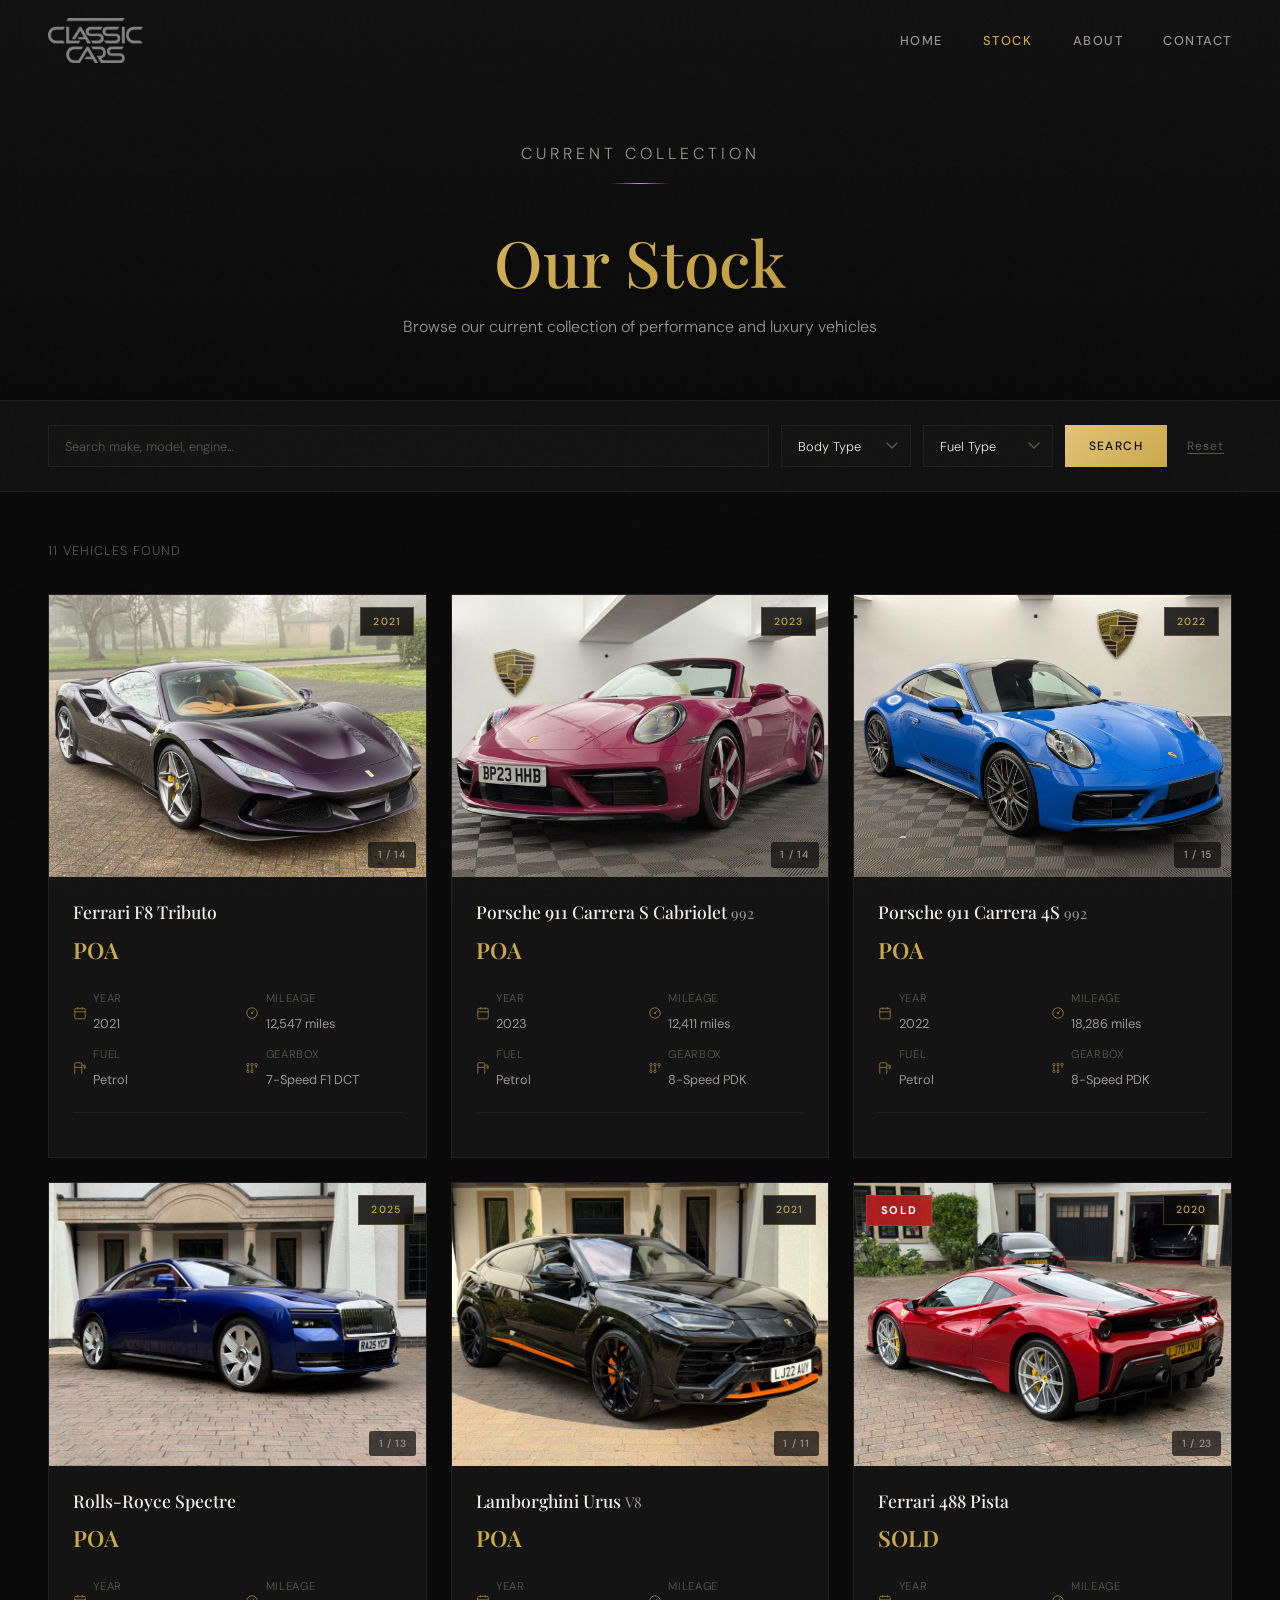
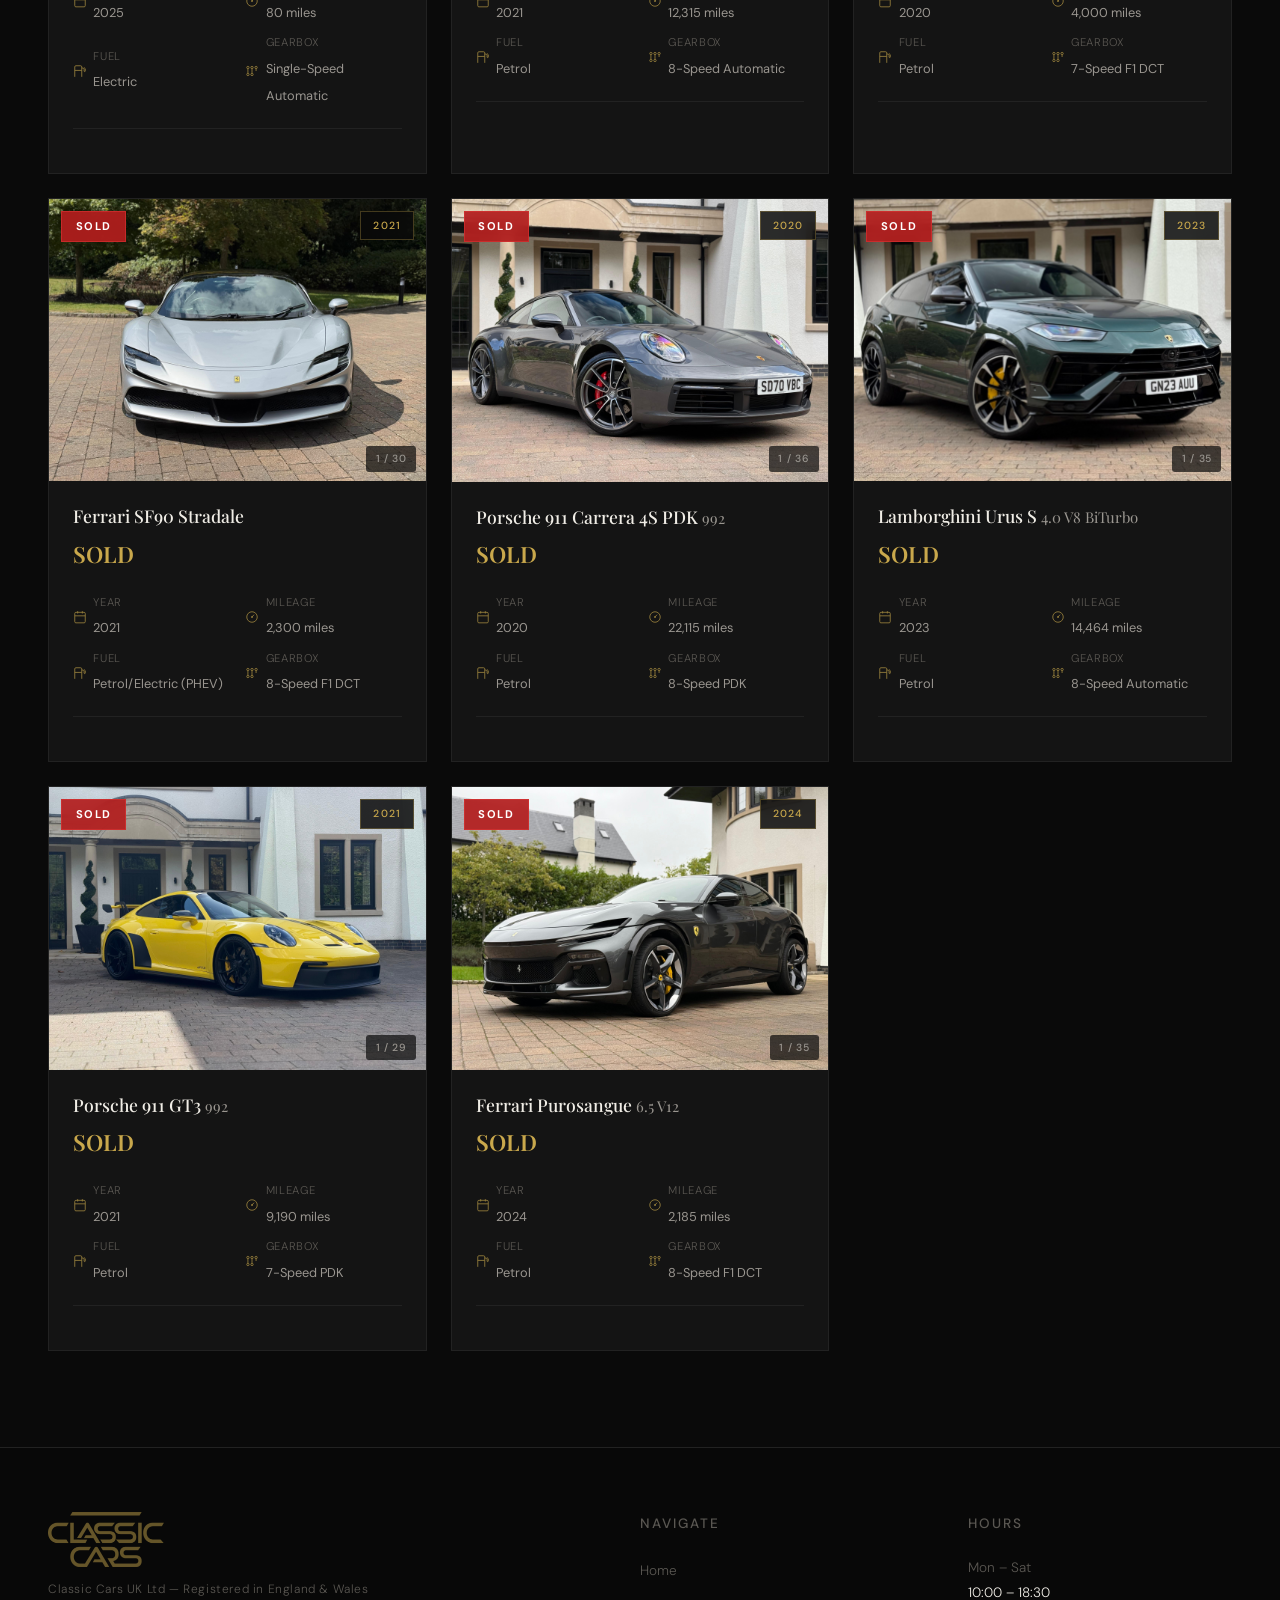
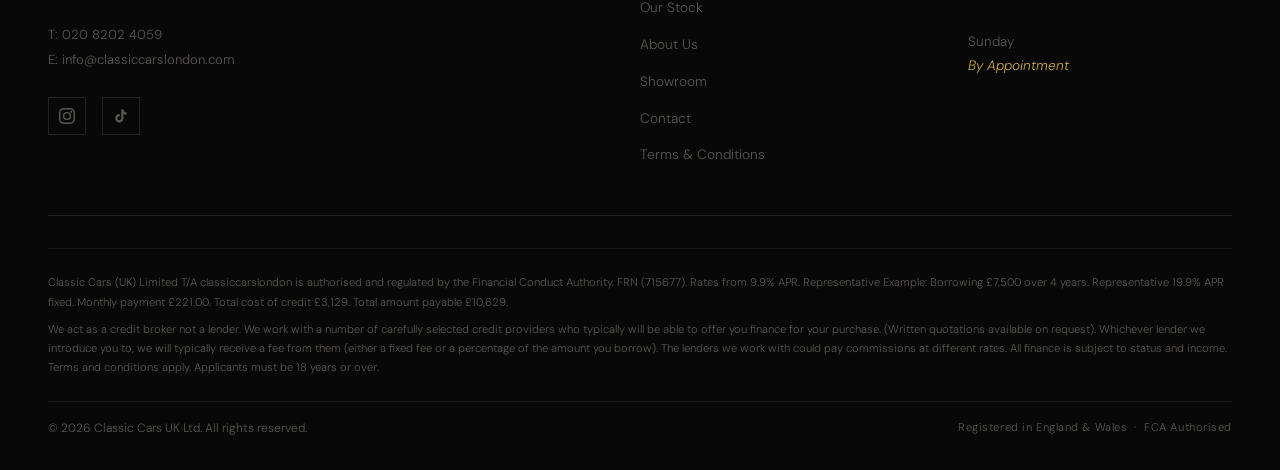
<file: stock.html>
<!DOCTYPE html>
<html lang="en">
<head>
  <meta charset="UTF-8" />
  <meta name="viewport" content="width=device-width, initial-scale=1.0" />
  <meta name="description" content="Browse Classic Cars London's current stock of performance and luxury vehicles — Lamborghini, Ferrari, Porsche, McLaren and more." />
  <title>Our Stock | Classic Cars London</title>
  <link rel="preconnect" href="https://fonts.googleapis.com" />
  <link rel="preconnect" href="https://fonts.gstatic.com" crossorigin />
  <link href="https://fonts.googleapis.com/css2?family=Playfair+Display:ital,wght@0,400;0,500;0,600;0,700;1,400;1,600&family=DM+Sans:wght@300;400;500;600&display=swap" rel="stylesheet" />
  <link rel="stylesheet" href="./style.css" />
</head>
<body>

  <!-- ══════════════════════════════════════════
       NAVIGATION
  ══════════════════════════════════════════ -->
  <nav class="nav scrolled" id="mainNav">
    <div class="nav__inner">
      <a href="./index.html" class="nav__brand"><img src="./assets/logo-white.png" alt="Classic Cars London" class="nav__logo" /></a>
      <ul class="nav__links">
        <li><a href="./index.html">Home</a></li>
        <li><a href="./stock.html" style="color:var(--gold)">Stock</a></li>
        <li><a href="./index.html#sales-section">About</a></li>
        <li><a href="./index.html#showroom-section">Contact</a></li>
      </ul>
      <button class="nav__hamburger" id="navHamburger" aria-label="Open menu">
        <span></span><span></span><span></span>
      </button>
    </div>
  </nav>

  <!-- Mobile overlay menu -->
  <div class="nav__mobile-overlay" id="navMobileOverlay">
    <a href="./index.html" onclick="closeMenu()">Home</a>
    <a href="./stock.html" onclick="closeMenu()" style="color:var(--gold)">Stock</a>
    <a href="./index.html#sales-section" onclick="closeMenu()">About</a>
    <a href="./index.html#showroom-section" onclick="closeMenu()">Contact</a>
  </div>

  <!-- ══════════════════════════════════════════
       PAGE HERO
  ══════════════════════════════════════════ -->
  <div class="stock-hero">
    <div class="stock-hero__inner fade-in">
      <p class="section-label" style="margin-bottom:1rem;">Current Collection</p>
      <div class="gold-divider"></div>
      <h1 class="gold-gradient-text">Our Stock</h1>
      <p>Browse our current collection of performance and luxury vehicles</p>
    </div>
  </div>

  <!-- ══════════════════════════════════════════
       FILTER BAR
  ══════════════════════════════════════════ -->
  <div class="filter-bar" id="filterBar">
    <div class="filter-bar__inner">

      <input
        type="text"
        id="filterKeyword"
        class="filter-input"
        placeholder="Search make, model, engine…"
        aria-label="Search vehicles"
      />

      <select id="filterBodyType" class="filter-select" aria-label="Body type">
        <option value="All">Body Type</option>
        <option value="Coupe">Coupe</option>
        <option value="Cabriolet">Cabriolet</option>
        <option value="SUV">SUV</option>
      </select>

      <select id="filterFuel" class="filter-select" aria-label="Fuel type">
        <option value="All">Fuel Type</option>
        <option value="Petrol">Petrol</option>
        <option value="Diesel">Diesel</option>
        <option value="Hybrid">Hybrid</option>
        <option value="Electric">Electric</option>
      </select>

      <button class="filter-search-btn" id="filterSearchBtn" onclick="applyFilters()">Search</button>
      <button class="filter-reset" id="filterResetBtn" onclick="resetFilters()">Reset</button>

    </div>
  </div>

  <!-- ══════════════════════════════════════════
       STOCK GRID
  ══════════════════════════════════════════ -->
  <section class="stock-section">
    <div class="stock-section__inner">
      <p class="stock-count" id="stockCount">Loading vehicles…</p>
      <div class="stock-grid" id="stockGrid">
        <!-- Vehicle cards rendered by app.js -->
      </div>
    </div>
  </section>

  <!-- ══════════════════════════════════════════
       FOOTER
  ══════════════════════════════════════════ -->
  <footer class="footer">
    <div class="footer__inner">
      <div class="footer__top">

        <div>
          <img src="./assets/logo-gold.png" alt="Classic Cars London" class="footer__logo" />
          <p class="footer__brand-sub">Classic Cars UK Ltd — Registered in England &amp; Wales</p>
          <p style="font-size:0.82rem; color:var(--text-muted); line-height:1.9;">
            T: 020 8202 4059<br>
            E: info@classiccarslondon.com
          </p>
          <div class="footer__social">
            <a href="https://instagram.com/classiccarsldn" target="_blank" rel="noopener noreferrer" aria-label="Instagram">
              <svg viewBox="0 0 24 24"><path d="M12 2.163c3.204 0 3.584.012 4.85.07 3.252.148 4.771 1.691 4.919 4.919.058 1.265.069 1.645.069 4.849 0 3.205-.012 3.584-.069 4.849-.149 3.225-1.664 4.771-4.919 4.919-1.266.058-1.644.07-4.85.07-3.204 0-3.584-.012-4.849-.07-3.26-.149-4.771-1.699-4.919-4.92-.058-1.265-.07-1.644-.07-4.849 0-3.204.013-3.583.07-4.849.149-3.227 1.664-4.771 4.919-4.919 1.266-.057 1.645-.069 4.849-.069zM12 0C8.741 0 8.333.014 7.053.072 2.695.272.273 2.69.073 7.052.014 8.333 0 8.741 0 12c0 3.259.014 3.668.072 4.948.2 4.358 2.618 6.78 6.98 6.98C8.333 23.986 8.741 24 12 24c3.259 0 3.668-.014 4.948-.072 4.354-.2 6.782-2.618 6.979-6.98.059-1.28.073-1.689.073-4.948 0-3.259-.014-3.667-.072-4.947-.196-4.354-2.617-6.78-6.979-6.98C15.668.014 15.259 0 12 0zm0 5.838a6.162 6.162 0 100 12.324 6.162 6.162 0 000-12.324zM12 16a4 4 0 110-8 4 4 0 010 8zm6.406-11.845a1.44 1.44 0 100 2.881 1.44 1.44 0 000-2.881z"/></svg>
            </a>
            <a href="https://tiktok.com/@classiccarsldn" target="_blank" rel="noopener noreferrer" aria-label="TikTok">
              <svg viewBox="0 0 24 24"><path d="M19.59 6.69a4.83 4.83 0 01-3.77-4.25V2h-3.45v13.67a2.89 2.89 0 01-2.88 2.5 2.89 2.89 0 01-2.89-2.89 2.89 2.89 0 012.89-2.89c.28 0 .54.04.79.1V9.01a6.33 6.33 0 00-.79-.05 6.34 6.34 0 00-6.34 6.34 6.34 6.34 0 006.34 6.34 6.34 6.34 0 006.33-6.34V8.69a8.16 8.16 0 004.77 1.52V6.76a4.85 4.85 0 01-1-.07z"/></svg>
            </a>
          </div>
        </div>

        <div class="footer__col">
          <p class="footer__col-heading">Navigate</p>
          <ul>
            <li><a href="./index.html">Home</a></li>
            <li><a href="./stock.html">Our Stock</a></li>
            <li><a href="./index.html#sales-section">About Us</a></li>
            <li><a href="./index.html#showroom-section">Showroom</a></li>
            <li><a href="https://wa.me/447447015475" target="_blank" rel="noopener noreferrer">Contact</a></li>
            <li><a href="./assets/terms-and-conditions.pdf" target="_blank" rel="noopener noreferrer">Terms &amp; Conditions</a></li>
          </ul>
        </div>

        <div class="footer__col">
          <p class="footer__col-heading">Hours</p>
          <p>
            Mon – Sat<br>
            <span style="color:var(--text-primary);">10:00 – 18:30</span><br>
            <br>
            Sunday<br>
            <span style="color:var(--gold); font-style:italic;">By Appointment</span>
          </p>
        </div>

      </div>

      <div class="footer__fca-disclaimer">
        <p>Classic Cars (UK) Limited T/A classiccarslondon is authorised and regulated by the Financial Conduct Authority. FRN (715677). Rates from 9.9% APR. Representative Example: Borrowing £7,500 over 4 years. Representative 19.9% APR fixed. Monthly payment £221.00. Total cost of credit £3,129. Total amount payable £10,629.</p>
        <p>We act as a credit broker not a lender. We work with a number of carefully selected credit providers who typically will be able to offer you finance for your purchase. (Written quotations available on request). Whichever lender we introduce you to, we will typically receive a fee from them (either a fixed fee or a percentage of the amount you borrow). The lenders we work with could pay commissions at different rates. All finance is subject to status and income. Terms and conditions apply. Applicants must be 18 years or over.</p>
      </div>
      <div class="footer__bottom">
        <p class="footer__copyright">© 2026 Classic Cars UK Ltd. All rights reserved.</p>
        <p class="footer__legal">Registered in England &amp; Wales &nbsp;·&nbsp; FCA Authorised</p>
      </div>
    </div>
  </footer>

  <script src="./app.js"></script>

</body>
</html>
</file>
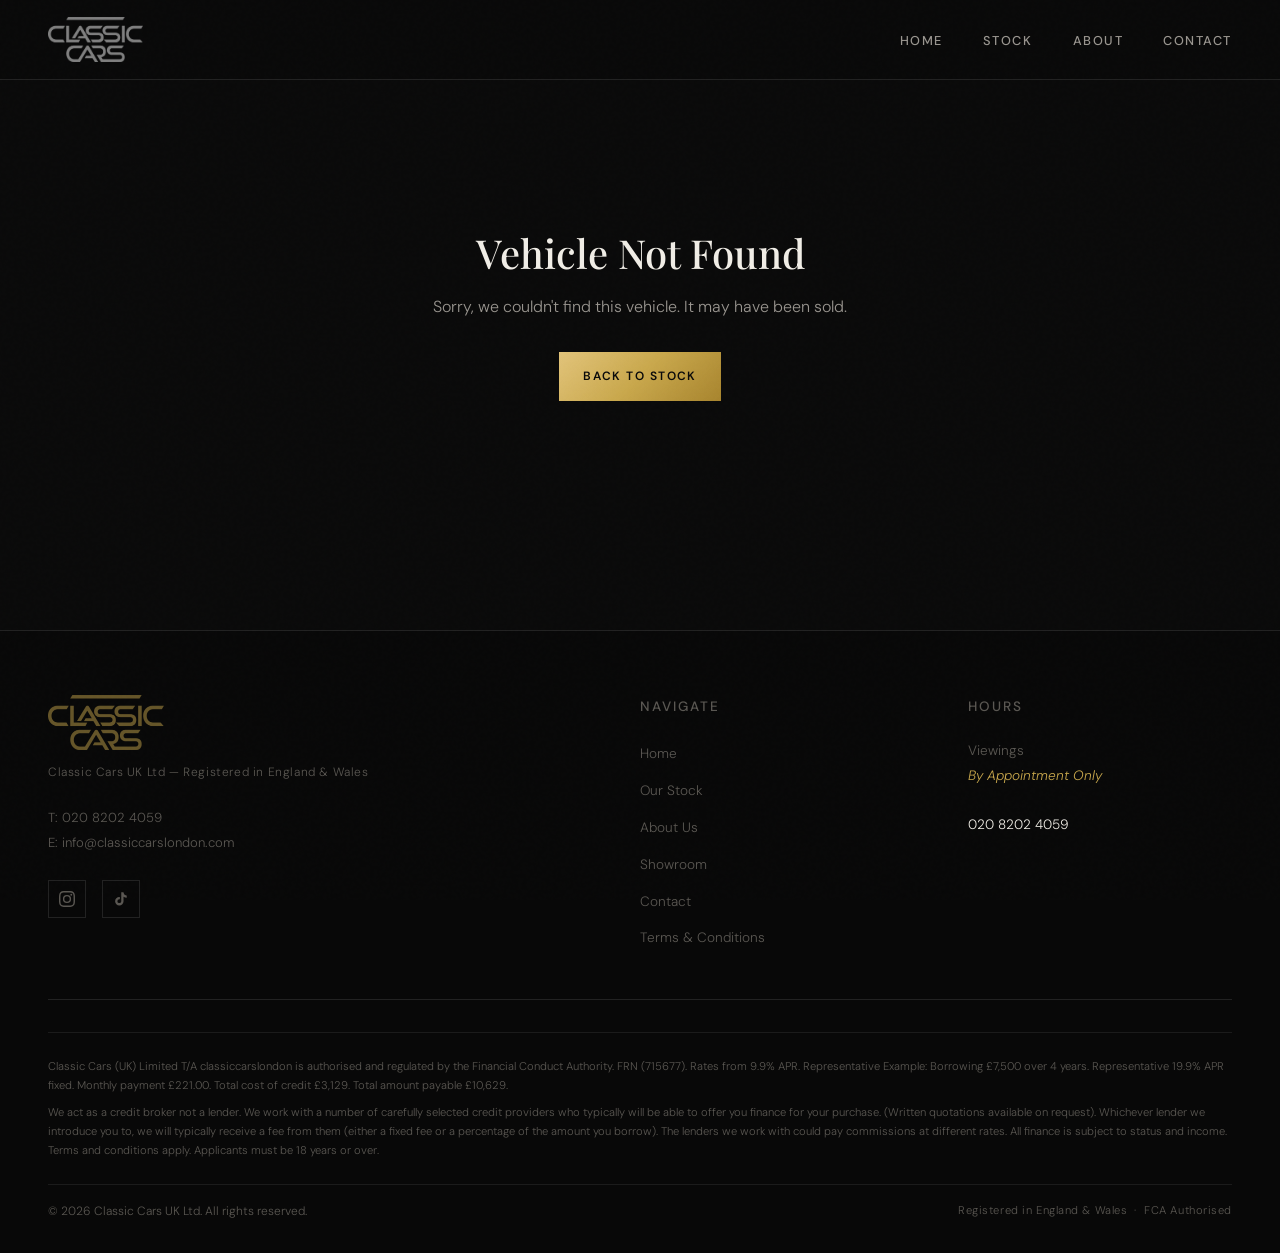
<file: vehicle-detail.html>
<!DOCTYPE html>
<html lang="en">
<head>
  <meta charset="UTF-8" />
  <meta name="viewport" content="width=device-width, initial-scale=1.0" />
  <meta name="description" content="Vehicle detail — Classic Cars London. Premium performance and luxury cars." />
  <title>Vehicle Detail | Classic Cars London</title>
  <link rel="preconnect" href="https://fonts.googleapis.com" />
  <link rel="preconnect" href="https://fonts.gstatic.com" crossorigin />
  <link href="https://fonts.googleapis.com/css2?family=Playfair+Display:ital,wght@0,400;0,500;0,600;0,700;1,400;1,600&family=DM+Sans:wght@300;400;500;600&display=swap" rel="stylesheet" />
  <link rel="stylesheet" href="./style.css" />
</head>
<body class="detail-page">

  <!-- ══════════════════════════════════════════
       NAVIGATION
  ══════════════════════════════════════════ -->
  <nav class="nav scrolled" id="mainNav">
    <div class="nav__inner">
      <a href="./index.html" class="nav__brand"><img src="./assets/logo-white.png" alt="Classic Cars London" class="nav__logo" /></a>
      <ul class="nav__links">
        <li><a href="./index.html">Home</a></li>
        <li><a href="./stock.html">Stock</a></li>
        <li><a href="./index.html#sales-section">About</a></li>
        <li><a href="./index.html#showroom-section">Contact</a></li>
      </ul>
      <button class="nav__hamburger" id="navHamburger" aria-label="Open menu">
        <span></span><span></span><span></span>
      </button>
    </div>
  </nav>

  <!-- Mobile overlay menu -->
  <div class="nav__mobile-overlay" id="navMobileOverlay">
    <a href="./index.html" onclick="closeMenu()">Home</a>
    <a href="./stock.html" onclick="closeMenu()">Stock</a>
    <a href="./index.html#sales-section" onclick="closeMenu()">About</a>
    <a href="./index.html#showroom-section" onclick="closeMenu()">Contact</a>
  </div>

  <!-- ══════════════════════════════════════════
       VEHICLE DETAIL ROOT
       All content is rendered here by app.js
       based on the ?id= URL parameter.
  ══════════════════════════════════════════ -->
  <main id="vehicleDetailRoot">
    <!-- Loading state shown while JS renders the page -->
    <div class="vd-loading">
      <div class="vd-loading__inner">
        <div class="vd-loading__spinner"></div>
        <p>Loading vehicle details…</p>
      </div>
    </div>
  </main>

  <!-- ══════════════════════════════════════════
       FOOTER
  ══════════════════════════════════════════ -->
  <footer class="footer">
    <div class="footer__inner">
      <div class="footer__top">

        <!-- Brand Column -->
        <div>
          <img src="./assets/logo-gold.png" alt="Classic Cars London" class="footer__logo" />
          <p class="footer__brand-sub">Classic Cars UK Ltd — Registered in England &amp; Wales</p>
          <p style="font-size:0.82rem; color:var(--text-muted); line-height:1.9;">
            T: 020 8202 4059<br>
            E: info@classiccarslondon.com
          </p>
          <div class="footer__social">
            <a href="https://instagram.com/classiccarsldn" target="_blank" rel="noopener noreferrer" aria-label="Instagram">
              <svg viewBox="0 0 24 24"><path d="M12 2.163c3.204 0 3.584.012 4.85.07 3.252.148 4.771 1.691 4.919 4.919.058 1.265.069 1.645.069 4.849 0 3.205-.012 3.584-.069 4.849-.149 3.225-1.664 4.771-4.919 4.919-1.266.058-1.644.07-4.85.07-3.204 0-3.584-.012-4.849-.07-3.26-.149-4.771-1.699-4.919-4.92-.058-1.265-.07-1.644-.07-4.849 0-3.204.013-3.583.07-4.849.149-3.227 1.664-4.771 4.919-4.919 1.266-.057 1.645-.069 4.849-.069zM12 0C8.741 0 8.333.014 7.053.072 2.695.272.273 2.69.073 7.052.014 8.333 0 8.741 0 12c0 3.259.014 3.668.072 4.948.2 4.358 2.618 6.78 6.98 6.98C8.333 23.986 8.741 24 12 24c3.259 0 3.668-.014 4.948-.072 4.354-.2 6.782-2.618 6.979-6.98.059-1.28.073-1.689.073-4.948 0-3.259-.014-3.667-.072-4.947-.196-4.354-2.617-6.78-6.979-6.98C15.668.014 15.259 0 12 0zm0 5.838a6.162 6.162 0 100 12.324 6.162 6.162 0 000-12.324zM12 16a4 4 0 110-8 4 4 0 010 8zm6.406-11.845a1.44 1.44 0 100 2.881 1.44 1.44 0 000-2.881z"/></svg>
            </a>
            <a href="https://tiktok.com/@classiccarsldn" target="_blank" rel="noopener noreferrer" aria-label="TikTok">
              <svg viewBox="0 0 24 24"><path d="M19.59 6.69a4.83 4.83 0 01-3.77-4.25V2h-3.45v13.67a2.89 2.89 0 01-2.88 2.5 2.89 2.89 0 01-2.89-2.89 2.89 2.89 0 012.89-2.89c.28 0 .54.04.79.1V9.01a6.33 6.33 0 00-.79-.05 6.34 6.34 0 00-6.34 6.34 6.34 6.34 0 006.34 6.34 6.34 6.34 0 006.33-6.34V8.69a8.16 8.16 0 004.77 1.52V6.76a4.85 4.85 0 01-1-.07z"/></svg>
            </a>
          </div>
        </div>

        <!-- Quick Links -->
        <div class="footer__col">
          <p class="footer__col-heading">Navigate</p>
          <ul>
            <li><a href="./index.html">Home</a></li>
            <li><a href="./stock.html">Our Stock</a></li>
            <li><a href="./index.html#sales-section">About Us</a></li>
            <li><a href="./index.html#showroom-section">Showroom</a></li>
            <li><a href="https://wa.me/447447015475" target="_blank" rel="noopener noreferrer">Contact</a></li>
            <li><a href="./assets/terms-and-conditions.pdf" target="_blank" rel="noopener noreferrer">Terms &amp; Conditions</a></li>
          </ul>
        </div>

        <!-- Contact Info -->
        <div class="footer__col">
          <p class="footer__col-heading">Hours</p>
          <p>
            Viewings<br>
            <span style="color:var(--gold); font-style:italic;">By Appointment Only</span><br>
            <br>
            <span style="color:var(--text-primary);">020 8202 4059</span>
          </p>
        </div>

      </div>

      <div class="footer__fca-disclaimer">
        <p>Classic Cars (UK) Limited T/A classiccarslondon is authorised and regulated by the Financial Conduct Authority. FRN (715677). Rates from 9.9% APR. Representative Example: Borrowing £7,500 over 4 years. Representative 19.9% APR fixed. Monthly payment £221.00. Total cost of credit £3,129. Total amount payable £10,629.</p>
        <p>We act as a credit broker not a lender. We work with a number of carefully selected credit providers who typically will be able to offer you finance for your purchase. (Written quotations available on request). Whichever lender we introduce you to, we will typically receive a fee from them (either a fixed fee or a percentage of the amount you borrow). The lenders we work with could pay commissions at different rates. All finance is subject to status and income. Terms and conditions apply. Applicants must be 18 years or over.</p>
      </div>
      <div class="footer__bottom">
        <p class="footer__copyright">© 2026 Classic Cars UK Ltd. All rights reserved.</p>
        <p class="footer__legal">Registered in England &amp; Wales &nbsp;·&nbsp; FCA Authorised</p>
      </div>
    </div>
  </footer>

  <script src="./app.js"></script>

</body>
</html>
</file>
<file: style.css>
/* ================================================================
   Classic Cars London — Global Stylesheet
   Classic Cars UK Ltd · Est. 2002
   ================================================================ */

/* ── Google Fonts ─────────────────────────────────────────────── */
@import url('https://fonts.googleapis.com/css2?family=Playfair+Display:ital,wght@0,400;0,500;0,600;0,700;1,400;1,600&family=DM+Sans:wght@300;400;500;600&display=swap');

/* ── CSS Custom Properties ───────────────────────────────────── */
:root {
  --bg-primary:       #0a0a0a;
  --bg-secondary:     #111111;
  --bg-card:          #141414;
  --bg-card-hover:    #1a1a1a;
  --border:           #222222;
  --border-gold:      rgba(201, 168, 76, 0.3);

  --gold:             #c9a84c;
  --gold-light:       #e2c47a;
  --gold-dark:        #a8852e;
  --gold-muted:       rgba(201, 168, 76, 0.15);

  --text-primary:     #f0ede6;
  --text-secondary:   #9a9690;
  --text-muted:       #5a5752;

  --font-serif:       'Playfair Display', Georgia, serif;
  --font-sans:        'DM Sans', system-ui, sans-serif;

  --nav-height:       80px;
  --max-width:        1280px;
  --section-pad:      100px;

  --transition:       0.3s cubic-bezier(0.4, 0, 0.2, 1);
  --transition-slow:  0.6s cubic-bezier(0.4, 0, 0.2, 1);
}

/* ── Reset & Base ────────────────────────────────────────────── */
*, *::before, *::after {
  box-sizing: border-box;
  margin: 0;
  padding: 0;
}

html {
  scroll-behavior: smooth;
  font-size: 16px;
}

body {
  background-color: var(--bg-primary);
  color: var(--text-primary);
  font-family: var(--font-sans);
  font-weight: 300;
  line-height: 1.7;
  -webkit-font-smoothing: antialiased;
  overflow-x: hidden;
}

img {
  display: block;
  max-width: 100%;
}

a {
  color: inherit;
  text-decoration: none;
}

ul {
  list-style: none;
}

button {
  cursor: pointer;
  font-family: var(--font-sans);
}

/* ── Typography ──────────────────────────────────────────────── */
.serif { font-family: var(--font-serif); }

h1, h2, h3 {
  font-family: var(--font-serif);
  font-weight: 500;
  line-height: 1.2;
}

.section-heading {
  font-family: var(--font-serif);
  font-size: clamp(2rem, 4vw, 3rem);
  font-weight: 500;
  letter-spacing: -0.01em;
  margin-bottom: 1.5rem;
}

.gold-gradient-text {
  background: linear-gradient(135deg, var(--gold-light) 0%, var(--gold) 50%, var(--gold-dark) 100%);
  -webkit-background-clip: text;
  -webkit-text-fill-color: transparent;
  background-clip: text;
}

.gold-divider {
  width: 60px;
  height: 1px;
  background: linear-gradient(90deg, transparent, var(--gold), transparent);
  margin: 0 auto 2.5rem;
}

.gold-divider-left {
  width: 60px;
  height: 1px;
  background: linear-gradient(90deg, var(--gold), transparent);
  margin-bottom: 2.5rem;
}

/* ── Scroll Animations ───────────────────────────────────────── */
.fade-in {
  opacity: 0;
  transform: translateY(32px);
  transition: opacity 0.8s cubic-bezier(0.4, 0, 0.2, 1),
              transform 0.8s cubic-bezier(0.4, 0, 0.2, 1);
}

.fade-in.visible {
  opacity: 1;
  transform: translateY(0);
}

.fade-in-delay-1 { transition-delay: 0.1s; }
.fade-in-delay-2 { transition-delay: 0.2s; }
.fade-in-delay-3 { transition-delay: 0.3s; }
.fade-in-delay-4 { transition-delay: 0.4s; }

/* ── Navigation ──────────────────────────────────────────────── */
.nav {
  position: fixed;
  top: 0;
  left: 0;
  right: 0;
  z-index: 1000;
  height: var(--nav-height);
  display: flex;
  align-items: center;
  padding: 0 3rem;
  transition: background-color var(--transition), backdrop-filter var(--transition), border-bottom var(--transition);
}

.nav.scrolled {
  background-color: rgba(10, 10, 10, 0.97);
  backdrop-filter: blur(20px);
  -webkit-backdrop-filter: blur(20px);
  border-bottom: 1px solid var(--border);
}

.nav__inner {
  display: flex;
  align-items: center;
  justify-content: space-between;
  width: 100%;
  max-width: var(--max-width);
  margin: 0 auto;
}

.nav__brand {
  display: flex;
  align-items: center;
}

.nav__logo {
  height: 45px;
  width: auto;
  display: block;
}

.nav__links {
  display: flex;
  align-items: center;
  gap: 2.5rem;
}

.nav__links a {
  font-size: 0.8rem;
  font-weight: 500;
  letter-spacing: 0.12em;
  text-transform: uppercase;
  color: var(--text-secondary);
  transition: color var(--transition);
  position: relative;
}

.nav__links a::after {
  content: '';
  position: absolute;
  bottom: -4px;
  left: 0;
  width: 0;
  height: 1px;
  background: var(--gold);
  transition: width var(--transition);
}

.nav__links a:hover {
  color: var(--gold);
}

.nav__links a:hover::after {
  width: 100%;
}

/* Hamburger */
.nav__hamburger {
  display: none;
  flex-direction: column;
  gap: 5px;
  background: none;
  border: none;
  padding: 4px;
  z-index: 1100;
}

.nav__hamburger span {
  display: block;
  width: 24px;
  height: 1.5px;
  background: var(--text-primary);
  transition: var(--transition);
  transform-origin: center;
}

.nav__hamburger.open span:nth-child(1) {
  transform: translateY(6.5px) rotate(45deg);
}
.nav__hamburger.open span:nth-child(2) {
  opacity: 0;
  transform: scaleX(0);
}
.nav__hamburger.open span:nth-child(3) {
  transform: translateY(-6.5px) rotate(-45deg);
}

/* Mobile Nav Overlay */
.nav__mobile-overlay {
  display: none;
  position: fixed;
  inset: 0;
  background: rgba(10, 10, 10, 0.98);
  backdrop-filter: blur(20px);
  z-index: 1050;
  flex-direction: column;
  align-items: center;
  justify-content: center;
  gap: 2.5rem;
  opacity: 0;
  pointer-events: none;
  transition: opacity var(--transition);
}

.nav__mobile-overlay.open {
  display: flex;
  opacity: 1;
  pointer-events: all;
}

.nav__mobile-overlay a {
  font-family: var(--font-serif);
  font-size: 2rem;
  font-weight: 500;
  color: var(--text-primary);
  transition: color var(--transition);
}

.nav__mobile-overlay a:hover {
  color: var(--gold);
}

/* ── Hero ─────────────────────────────────────────────────────── */
.hero {
  position: relative;
  height: 100vh;
  min-height: 700px;
  display: flex;
  align-items: center;
  justify-content: center;
  overflow: hidden;
}

.hero__bg {
  position: absolute;
  inset: 0;
  background-image: url('./assets/lambo-revuelto-purple.jpg');
  background-size: cover;
  background-position: center 40%;
  transform: scale(1.05);
  transition: transform 8s ease-out;
}

.hero__bg.loaded {
  transform: scale(1);
}

.hero__overlay {
  position: absolute;
  inset: 0;
  background: linear-gradient(
    to bottom,
    rgba(10, 10, 10, 0.25) 0%,
    rgba(10, 10, 10, 0.15) 40%,
    rgba(10, 10, 10, 0.75) 100%
  );
}

.hero__content {
  position: relative;
  z-index: 2;
  text-align: center;
  padding: 0 2rem;
  max-width: 900px;
}

.hero__content--minimal {
  display: flex;
  flex-direction: column;
  align-items: center;
  margin-top: 18vh;
}

.hero__eyebrow {
  font-size: 0.7rem;
  font-weight: 500;
  letter-spacing: 0.25em;
  text-transform: uppercase;
  color: var(--gold);
  margin-bottom: 1.25rem;
  opacity: 0;
  transform: translateY(20px);
  animation: heroFadeUp 1s cubic-bezier(0.4,0,0.2,1) 0.3s forwards;
}

.hero__tagline {
  font-family: var(--font-serif);
  font-size: clamp(1.5rem, 3.5vw, 2.8rem);
  font-weight: 400;
  line-height: 1.2;
  letter-spacing: 0.06em;
  color: var(--text-primary);
  text-transform: uppercase;
  margin-bottom: 1.5rem;
  opacity: 0;
  transform: translateY(20px);
  animation: heroFadeUp 1s cubic-bezier(0.4,0,0.2,1) 0.5s forwards;
}

.hero__divider {
  width: 60px;
  height: 1px;
  background: linear-gradient(90deg, transparent, var(--gold), transparent);
  margin-bottom: 2.5rem;
  opacity: 0;
  animation: heroFadeUp 1s cubic-bezier(0.4,0,0.2,1) 0.65s forwards;
}

.hero__title {
  font-family: var(--font-serif);
  font-size: clamp(3.5rem, 8vw, 7rem);
  font-weight: 500;
  line-height: 1.0;
  letter-spacing: -0.02em;
  margin-bottom: 1.25rem;
  opacity: 0;
  transform: translateY(20px);
  animation: heroFadeUp 1s cubic-bezier(0.4,0,0.2,1) 0.5s forwards;
}

.hero__subtitle {
  font-size: clamp(0.85rem, 1.5vw, 1rem);
  font-weight: 300;
  letter-spacing: 0.2em;
  text-transform: uppercase;
  color: var(--text-secondary);
  margin-bottom: 3rem;
  opacity: 0;
  transform: translateY(20px);
  animation: heroFadeUp 1s cubic-bezier(0.4,0,0.2,1) 0.7s forwards;
}

.hero__buttons {
  display: flex;
  gap: 1rem;
  justify-content: center;
  flex-wrap: wrap;
  opacity: 0;
  transform: translateY(20px);
  animation: heroFadeUp 1s cubic-bezier(0.4,0,0.2,1) 0.8s forwards;
}

@keyframes heroFadeUp {
  to { opacity: 1; transform: translateY(0); }
}

.hero__scroll-indicator {
  position: absolute;
  bottom: 2.5rem;
  left: 50%;
  transform: translateX(-50%);
  z-index: 2;
  display: flex;
  flex-direction: column;
  align-items: center;
  gap: 0.5rem;
  opacity: 0;
  animation: heroFadeUp 1s ease 1.2s forwards;
}

.hero__scroll-indicator span {
  font-size: 0.65rem;
  letter-spacing: 0.2em;
  text-transform: uppercase;
  color: var(--text-muted);
}

.hero__scroll-line {
  width: 1px;
  height: 40px;
  background: linear-gradient(to bottom, var(--gold), transparent);
  animation: scrollLine 2s ease-in-out infinite;
}

@keyframes scrollLine {
  0%, 100% { opacity: 0.4; transform: scaleY(1); }
  50% { opacity: 1; transform: scaleY(0.6); }
}

/* ── Buttons ─────────────────────────────────────────────────── */
.btn {
  display: inline-flex;
  align-items: center;
  gap: 0.5rem;
  padding: 0.85rem 2rem;
  font-family: var(--font-sans);
  font-size: 0.75rem;
  font-weight: 500;
  letter-spacing: 0.14em;
  text-transform: uppercase;
  border: none;
  cursor: pointer;
  transition: var(--transition);
  white-space: nowrap;
}

.btn-gold {
  background: linear-gradient(135deg, var(--gold-light), var(--gold));
  color: #0a0a0a;
}

.btn-gold:hover {
  background: linear-gradient(135deg, #f0d890, var(--gold-light));
  transform: translateY(-1px);
  box-shadow: 0 8px 24px rgba(201, 168, 76, 0.3);
}

.btn-outline {
  background: transparent;
  color: var(--text-primary);
  border: 1px solid rgba(240, 237, 230, 0.25);
}

.btn-outline:hover {
  border-color: var(--gold);
  color: var(--gold);
  transform: translateY(-1px);
}

.btn-outline-gold {
  background: transparent;
  color: var(--gold);
  border: 1px solid var(--gold);
}

.btn-outline-gold:hover {
  background: var(--gold);
  color: #0a0a0a;
  transform: translateY(-1px);
}

.btn-sm {
  padding: 0.6rem 1.25rem;
  font-size: 0.7rem;
}

/* ── Sections ────────────────────────────────────────────────── */
.section {
  padding: var(--section-pad) 3rem;
}

.section__inner {
  max-width: var(--max-width);
  margin: 0 auto;
}

.section--dark {
  background-color: var(--bg-secondary);
}

.section--darker {
  background-color: var(--bg-primary);
}

.section-label {
  font-size: 0.65rem;
  font-weight: 500;
  letter-spacing: 0.25em;
  text-transform: uppercase;
  color: var(--gold);
  margin-bottom: 1rem;
}

/* ── Sales / Text Sections ───────────────────────────────────── */
.text-section {
  max-width: 720px;
}

.text-section--centred {
  margin: 0 auto;
  text-align: center;
}

.text-section p {
  font-size: 1.05rem;
  font-weight: 300;
  color: var(--text-secondary);
  line-height: 1.85;
}

/* ── Two-column sections ─────────────────────────────────────── */
.two-col {
  display: grid;
  grid-template-columns: 1fr 1fr;
  gap: 6rem;
  align-items: center;
}

.two-col--reversed .two-col__text {
  order: 2;
}
.two-col--reversed .two-col__visual {
  order: 1;
}

.two-col__visual {
  position: relative;
}

.visual-accent {
  position: absolute;
  top: -20px;
  left: -20px;
  right: 20px;
  bottom: 20px;
  border: 1px solid var(--border-gold);
  pointer-events: none;
}

/* ── Reviews ────────────────────────────────────────────────── */
.reviews-grid {
  display: grid;
  grid-template-columns: repeat(3, 1fr);
  gap: 1.5rem;
}

.review-card {
  background: var(--bg-card);
  border: 1px solid var(--border);
  padding: 2.5rem 2rem;
  position: relative;
  transition: border-color var(--transition), transform var(--transition);
}

.review-card:hover {
  border-color: var(--border-gold);
  transform: translateY(-3px);
}

.review-card::before {
  content: '\201C';
  position: absolute;
  top: 1.25rem;
  right: 1.75rem;
  font-family: var(--font-serif);
  font-size: 5rem;
  line-height: 1;
  color: var(--gold-muted);
}

.review-stars {
  display: flex;
  gap: 3px;
  margin-bottom: 1.25rem;
}

.star {
  color: var(--gold);
  font-size: 0.85rem;
}

.review-text {
  font-size: 0.95rem;
  font-weight: 300;
  color: var(--text-secondary);
  line-height: 1.75;
  margin-bottom: 1.5rem;
  font-style: italic;
}

.review-author {
  font-size: 0.8rem;
  font-weight: 500;
  letter-spacing: 0.08em;
  color: var(--gold);
  text-transform: uppercase;
}

/* ── Showroom / Hours ───────────────────────────────────────── */
.hours-table {
  margin: 2rem 0;
}

.hours-row {
  display: flex;
  justify-content: space-between;
  align-items: center;
  padding: 1rem 0;
  border-bottom: 1px solid var(--border);
}

.hours-row:first-child {
  border-top: 1px solid var(--border);
}

.hours-day {
  font-size: 0.8rem;
  font-weight: 500;
  letter-spacing: 0.1em;
  text-transform: uppercase;
  color: var(--text-secondary);
}

.hours-time {
  font-family: var(--font-serif);
  font-size: 1rem;
  color: var(--text-primary);
}

.hours-time--appointment {
  color: var(--gold);
  font-style: italic;
}

.address-block {
  margin-top: 2rem;
  padding: 1.5rem;
  border: 1px solid var(--border-gold);
  display: inline-block;
}

.address-block p {
  font-size: 0.9rem;
  color: var(--text-secondary);
  line-height: 1.8;
}

.map-placeholder {
  background: var(--bg-card);
  border: 1px solid var(--border);
  height: 350px;
  display: flex;
  flex-direction: column;
  align-items: center;
  justify-content: center;
  gap: 1rem;
  color: var(--text-muted);
}

.map-placeholder svg {
  opacity: 0.3;
}

.map-placeholder p {
  font-size: 0.8rem;
  letter-spacing: 0.1em;
  text-transform: uppercase;
  color: var(--text-muted);
}

/* ── Trust Signals Bar ──────────────────────────────────────── */
.trust-bar {
  background: var(--bg-secondary);
  border-top: 1px solid var(--border);
  border-bottom: 1px solid var(--border);
  padding: 2rem 3rem;
}

.trust-bar__inner {
  max-width: var(--max-width);
  margin: 0 auto;
  display: flex;
  align-items: center;
  justify-content: center;
  gap: 2.5rem;
}

.trust-item {
  display: flex;
  align-items: center;
  gap: 0.85rem;
}

.trust-icon {
  width: 36px;
  height: 36px;
  display: flex;
  align-items: center;
  justify-content: center;
  flex-shrink: 0;
}

.trust-icon svg {
  width: 24px;
  height: 24px;
  color: var(--gold);
  opacity: 0.8;
}

.trust-text {
  display: flex;
  flex-direction: column;
}

.trust-stat {
  font-family: var(--font-serif);
  font-size: 0.95rem;
  font-weight: 500;
  color: var(--text-primary);
  letter-spacing: 0.01em;
  line-height: 1.2;
}

.trust-label {
  font-size: 0.7rem;
  font-weight: 400;
  letter-spacing: 0.08em;
  text-transform: uppercase;
  color: var(--text-muted);
  line-height: 1.4;
}

.trust-divider {
  width: 1px;
  height: 32px;
  background: var(--border);
  flex-shrink: 0;
}

/* ── Sell Your Car ─────────────────────────────────────────── */
.sell-panel {
  display: grid;
  grid-template-columns: 1fr 1fr;
  gap: 5rem;
  align-items: center;
}

.sell-panel__highlights {
  display: grid;
  grid-template-columns: 1fr 1fr;
  gap: 0.75rem 2rem;
  margin-top: 2rem;
}

.sell-highlight {
  display: flex;
  align-items: center;
  gap: 0.6rem;
}

.sell-highlight svg {
  width: 16px;
  height: 16px;
  color: var(--gold);
  flex-shrink: 0;
}

.sell-highlight span {
  font-size: 0.85rem;
  font-weight: 400;
  color: var(--text-secondary);
}

.sell-visual-frame {
  position: relative;
  background: var(--bg-card);
  border: 1px solid var(--border);
  padding: 3rem 2.5rem;
}

.sell-visual-accent {
  position: absolute;
  top: -12px;
  right: -12px;
  bottom: 12px;
  left: 12px;
  border: 1px solid var(--border-gold);
  pointer-events: none;
  z-index: -1;
}

.sell-visual-content {
  text-align: center;
}

.sell-visual-quote {
  font-family: var(--font-serif);
  font-size: 1.3rem;
  font-weight: 400;
  font-style: italic;
  color: var(--gold);
  line-height: 1.5;
  margin-bottom: 2.5rem;
}

.sell-visual-stat-row {
  display: flex;
  justify-content: center;
  gap: 3rem;
  padding-top: 2rem;
  border-top: 1px solid var(--border);
}

.sell-visual-stat {
  display: flex;
  flex-direction: column;
  align-items: center;
}

.sell-visual-stat__number {
  font-family: var(--font-serif);
  font-size: 2.2rem;
  font-weight: 500;
  color: var(--text-primary);
  line-height: 1;
}

.sell-visual-stat__label {
  font-size: 0.7rem;
  font-weight: 500;
  letter-spacing: 0.12em;
  text-transform: uppercase;
  color: var(--text-muted);
  margin-top: 0.5rem;
}

/* ── Featured Video ────────────────────────────────────────── */
.video-embed {
  max-width: 880px;
  margin: 0 auto;
}

.video-embed iframe {
  width: 100%;
  aspect-ratio: 16 / 9;
  border: 1px solid var(--border);
}

.video-placeholder {
  background: var(--bg-card);
  border: 1px solid var(--border);
  aspect-ratio: 16 / 9;
  display: flex;
  flex-direction: column;
  align-items: center;
  justify-content: center;
  gap: 1rem;
  text-align: center;
  padding: 2rem;
}

.video-placeholder__play {
  width: 64px;
  height: 64px;
  border: 1px solid var(--border-gold);
  border-radius: 50%;
  display: flex;
  align-items: center;
  justify-content: center;
  color: var(--gold);
  opacity: 0.5;
}

.video-placeholder__play svg {
  width: 24px;
  height: 24px;
}

.video-placeholder p {
  font-family: var(--font-serif);
  font-size: 1.1rem;
  color: var(--text-secondary);
}

.video-placeholder span {
  font-size: 0.75rem;
  color: var(--text-muted);
  letter-spacing: 0.05em;
}

/* ── Instagram Feed Section ────────────────────────────────── */
.social-section {
  text-align: center;
}

.insta-feed {
  margin-top: 3rem;
}

.insta-placeholder {
  background: var(--bg-card);
  border: 1px solid var(--border);
  padding: 2rem;
}

.insta-placeholder__grid {
  display: grid;
  grid-template-columns: repeat(4, 1fr);
  gap: 0.75rem;
}

.insta-placeholder__item {
  aspect-ratio: 1;
  background: var(--bg-primary);
  border: 1px solid var(--border);
  position: relative;
  overflow: hidden;
  display: flex;
  align-items: center;
  justify-content: center;
}

.insta-placeholder__shimmer {
  position: absolute;
  inset: 0;
  background: linear-gradient(
    110deg,
    transparent 25%,
    rgba(201, 168, 76, 0.03) 37%,
    transparent 50%
  );
  background-size: 200% 100%;
  animation: shimmer 2.5s ease-in-out infinite;
}

@keyframes shimmer {
  0% { background-position: 200% 0; }
  100% { background-position: -200% 0; }
}

.insta-placeholder__icon svg {
  width: 32px;
  height: 32px;
  color: var(--text-muted);
  opacity: 0.3;
}

.insta-placeholder__note {
  font-size: 0.75rem;
  color: var(--text-muted);
  letter-spacing: 0.05em;
  margin-top: 1.25rem;
  text-align: center;
}

.insta-follow-row {
  display: flex;
  justify-content: center;
  gap: 1rem;
  margin-top: 2.5rem;
  flex-wrap: wrap;
}

/* ── Footer ─────────────────────────────────────────────────── */
.footer {
  background: #080808;
  border-top: 1px solid var(--border);
  padding: 4rem 3rem 2rem;
}

.footer__inner {
  max-width: var(--max-width);
  margin: 0 auto;
}

.footer__top {
  display: grid;
  grid-template-columns: 2fr 1fr 1fr;
  gap: 4rem;
  padding-bottom: 3rem;
  border-bottom: 1px solid var(--border);
  margin-bottom: 2rem;
}

.footer__logo {
  height: 55px;
  width: auto;
  display: block;
  margin-bottom: 0.75rem;
}

.footer__brand-name {
  font-family: var(--font-serif);
  font-size: 1.4rem;
  color: var(--gold);
  margin-bottom: 0.75rem;
}

.footer__brand-sub {
  font-size: 0.75rem;
  color: var(--text-muted);
  letter-spacing: 0.05em;
  margin-bottom: 1.5rem;
}

.footer__social {
  display: flex;
  gap: 1rem;
  margin-top: 1.5rem;
}

.footer__social a {
  width: 38px;
  height: 38px;
  border: 1px solid var(--border);
  display: flex;
  align-items: center;
  justify-content: center;
  color: var(--text-muted);
  transition: var(--transition);
}

.footer__social a:hover {
  border-color: var(--gold);
  color: var(--gold);
}

.footer__social svg {
  width: 16px;
  height: 16px;
  fill: currentColor;
}

.footer__col-heading {
  font-size: 0.7rem;
  font-weight: 500;
  letter-spacing: 0.15em;
  text-transform: uppercase;
  color: var(--gold);
  margin-bottom: 1.25rem;
}

.footer__col ul {
  display: flex;
  flex-direction: column;
  gap: 0.6rem;
}

.footer__col ul a {
  font-size: 0.85rem;
  color: var(--text-muted);
  transition: color var(--transition);
}

.footer__col ul a:hover {
  color: var(--text-secondary);
}

.footer__col p {
  font-size: 0.85rem;
  color: var(--text-muted);
  line-height: 1.8;
}

.footer__fca-disclaimer {
  padding: 1.5rem 0;
  margin-bottom: 1rem;
  border-top: 1px solid rgba(255,255,255,0.08);
  border-bottom: 1px solid rgba(255,255,255,0.08);
}

.footer__fca-disclaimer p {
  font-size: 0.7rem;
  line-height: 1.7;
  color: var(--text-muted);
  margin-bottom: 0.5rem;
  font-weight: 300;
}

.footer__fca-disclaimer p:last-child {
  margin-bottom: 0;
}

.footer__bottom {
  display: flex;
  justify-content: space-between;
  align-items: center;
  gap: 1rem;
  flex-wrap: wrap;
}

.footer__copyright {
  font-size: 0.75rem;
  color: var(--text-muted);
}

.footer__legal {
  font-size: 0.7rem;
  color: var(--text-muted);
  letter-spacing: 0.05em;
}

/* ── Stock Page ─────────────────────────────────────────────── */
.stock-hero {
  padding-top: calc(var(--nav-height) + 60px);
  padding-bottom: 60px;
  padding-left: 3rem;
  padding-right: 3rem;
  text-align: center;
  background: linear-gradient(180deg, var(--bg-secondary) 0%, var(--bg-primary) 100%);
  border-bottom: 1px solid var(--border);
}

.stock-hero__inner {
  max-width: var(--max-width);
  margin: 0 auto;
}

.stock-hero h1 {
  font-family: var(--font-serif);
  font-size: clamp(2.5rem, 5vw, 4rem);
  font-weight: 500;
  margin-bottom: 0.75rem;
}

.stock-hero p {
  font-size: 1rem;
  color: var(--text-secondary);
  font-weight: 300;
}

/* Filter Bar */
.filter-bar {
  background: var(--bg-secondary);
  border-bottom: 1px solid var(--border);
  padding: 1.5rem 3rem;
  position: sticky;
  top: var(--nav-height);
  z-index: 100;
}

.filter-bar__inner {
  max-width: var(--max-width);
  margin: 0 auto;
  display: flex;
  flex-wrap: wrap;
  gap: 0.75rem;
  align-items: center;
}

.filter-input,
.filter-select {
  background: var(--bg-card);
  border: 1px solid var(--border);
  color: var(--text-primary);
  font-family: var(--font-sans);
  font-size: 0.8rem;
  font-weight: 300;
  padding: 0.65rem 1rem;
  outline: none;
  transition: border-color var(--transition);
  height: 42px;
}

.filter-input {
  flex: 1;
  min-width: 180px;
}

.filter-input::placeholder {
  color: var(--text-muted);
}

.filter-input:focus,
.filter-select:focus {
  border-color: var(--gold);
}

.filter-select {
  appearance: none;
  -webkit-appearance: none;
  background-image: url("data:image/svg+xml,%3Csvg xmlns='http://www.w3.org/2000/svg' width='12' height='8' viewBox='0 0 12 8'%3E%3Cpath d='M1 1l5 5 5-5' stroke='%235a5752' stroke-width='1.5' fill='none' stroke-linecap='round'/%3E%3C/svg%3E");
  background-repeat: no-repeat;
  background-position: right 0.75rem center;
  padding-right: 2rem;
  cursor: pointer;
  min-width: 130px;
}

.filter-select option {
  background: var(--bg-card);
}

.filter-search-btn {
  background: linear-gradient(135deg, var(--gold-light), var(--gold));
  color: #0a0a0a;
  border: none;
  padding: 0.65rem 1.5rem;
  font-family: var(--font-sans);
  font-size: 0.75rem;
  font-weight: 500;
  letter-spacing: 0.12em;
  text-transform: uppercase;
  cursor: pointer;
  height: 42px;
  transition: var(--transition);
}

.filter-search-btn:hover {
  background: linear-gradient(135deg, #f0d890, var(--gold-light));
}

.filter-reset {
  font-size: 0.75rem;
  letter-spacing: 0.08em;
  color: var(--text-muted);
  cursor: pointer;
  text-decoration: underline;
  text-underline-offset: 3px;
  transition: color var(--transition);
  background: none;
  border: none;
  padding: 0 0.5rem;
  height: 42px;
}

.filter-reset:hover {
  color: var(--gold);
}

/* Stock Grid */
.stock-section {
  padding: 3rem 3rem 6rem;
}

.stock-section__inner {
  max-width: var(--max-width);
  margin: 0 auto;
}

.stock-count {
  font-size: 0.8rem;
  color: var(--text-muted);
  letter-spacing: 0.08em;
  margin-bottom: 2rem;
  text-transform: uppercase;
}

.stock-grid {
  display: grid;
  grid-template-columns: repeat(3, 1fr);
  gap: 1.5rem;
}

.no-results {
  grid-column: 1 / -1;
  text-align: center;
  padding: 5rem 2rem;
  color: var(--text-muted);
  font-size: 0.9rem;
}

/* Vehicle Card */
.vehicle-card {
  background: var(--bg-card);
  border: 1px solid var(--border);
  overflow: hidden;
  transition: border-color var(--transition), transform var(--transition), box-shadow var(--transition);
}

.vehicle-card:hover {
  border-color: var(--border-gold);
  transform: translateY(-4px);
  box-shadow: 0 16px 40px rgba(0, 0, 0, 0.4);
}

.vehicle-card__image-wrap {
  position: relative;
  overflow: hidden;
  aspect-ratio: 4 / 3;
}

.vehicle-card__image-wrap img {
  width: 100%;
  height: 100%;
  object-fit: cover;
  object-position: center;
  transition: transform 0.6s cubic-bezier(0.4, 0, 0.2, 1);
}

.vehicle-card:hover .vehicle-card__image-wrap img {
  transform: scale(1.04);
}

.vehicle-card__badge {
  position: absolute;
  top: 0.75rem;
  right: 0.75rem;
  background: rgba(10, 10, 10, 0.85);
  backdrop-filter: blur(8px);
  border: 1px solid var(--border-gold);
  padding: 0.3rem 0.75rem;
  font-size: 0.65rem;
  font-weight: 500;
  letter-spacing: 0.1em;
  text-transform: uppercase;
  color: var(--gold);
}

.vehicle-card__sold-badge {
  position: absolute;
  top: 0.75rem;
  left: 0.75rem;
  background: rgba(180, 30, 30, 0.92);
  backdrop-filter: blur(8px);
  border: 1px solid rgba(220, 50, 50, 0.6);
  padding: 0.3rem 0.85rem;
  font-size: 0.7rem;
  font-weight: 700;
  letter-spacing: 0.14em;
  text-transform: uppercase;
  color: #fff;
  z-index: 2;
}

/* ── Stock Card Carousel Nav ─────────────────────────────── */
.vehicle-card__img-link {
  display: block;
  width: 100%;
  height: 100%;
}

.vc-nav {
  position: absolute;
  top: 50%;
  transform: translateY(-50%);
  width: 34px;
  height: 34px;
  background: rgba(10, 10, 10, 0.65);
  border: 1px solid rgba(255, 255, 255, 0.15);
  border-radius: 50%;
  color: white;
  display: flex;
  align-items: center;
  justify-content: center;
  cursor: pointer;
  transition: all 0.25s ease;
  z-index: 3;
  opacity: 0;
  pointer-events: none;
  padding: 0;
}

.vehicle-card:hover .vc-nav,
.vehicle-card .vc-nav:focus-visible {
  opacity: 1;
  pointer-events: auto;
}

/* Always show on touch devices */
@media (hover: none) {
  .vc-nav {
    opacity: 1;
    pointer-events: auto;
  }
}

.vc-nav:hover {
  background: rgba(10, 10, 10, 0.9);
  border-color: var(--gold);
}

.vc-nav svg {
  width: 14px;
  height: 14px;
}

.vc-nav--prev { left: 0.6rem; }
.vc-nav--next { right: 0.6rem; }

.vc-counter {
  position: absolute;
  bottom: 0.6rem;
  right: 0.6rem;
  background: rgba(10, 10, 10, 0.7);
  color: var(--text-secondary);
  font-size: 0.65rem;
  font-weight: 500;
  letter-spacing: 0.06em;
  padding: 0.25rem 0.6rem;
  border-radius: 3px;
  z-index: 3;
}

.vehicle-card__body {
  padding: 1.5rem;
}

.vehicle-card__title {
  font-family: var(--font-serif);
  font-size: 1.1rem;
  font-weight: 500;
  margin-bottom: 0.4rem;
  color: var(--text-primary);
  line-height: 1.3;
}

.vehicle-card__price {
  font-family: var(--font-serif);
  font-size: 1.4rem;
  font-weight: 600;
  color: var(--gold);
  margin-bottom: 1.25rem;
}

.vehicle-card__specs {
  display: grid;
  grid-template-columns: 1fr 1fr;
  gap: 0.5rem 1rem;
  margin-bottom: 1.25rem;
  padding-bottom: 1.25rem;
  border-bottom: 1px solid var(--border);
}

.spec-item {
  display: flex;
  align-items: center;
  gap: 0.4rem;
}

.spec-label {
  font-size: 0.7rem;
  color: var(--text-muted);
  text-transform: uppercase;
  letter-spacing: 0.06em;
  display: block;
  margin-bottom: 0.1rem;
}

.spec-value {
  font-size: 0.8rem;
  color: var(--text-secondary);
  font-weight: 400;
}

.spec-icon {
  width: 14px;
  height: 14px;
  flex-shrink: 0;
  color: var(--gold);
  opacity: 0.7;
}

.vehicle-card__actions {
  display: grid;
  grid-template-columns: 1fr 1fr;
  gap: 0.5rem;
}

/* ── Responsive ─────────────────────────────────────────────── */
@media (max-width: 1100px) {
  .stock-grid {
    grid-template-columns: repeat(2, 1fr);
  }

  .two-col {
    grid-template-columns: 1fr;
    gap: 3rem;
  }

  .two-col--reversed .two-col__text { order: 1; }
  .two-col--reversed .two-col__visual { order: 2; }

  .footer__top {
    grid-template-columns: 1fr 1fr;
  }
}

@media (max-width: 768px) {
  :root {
    --section-pad: 70px;
    --nav-height: 70px;
  }

  .section {
    padding: var(--section-pad) 1.5rem;
  }

  .stock-hero,
  .filter-bar,
  .stock-section {
    padding-left: 1.5rem;
    padding-right: 1.5rem;
  }

  .nav {
    padding: 0 1.5rem;
  }

  .nav__links {
    display: none;
  }

  .nav__hamburger {
    display: flex;
  }

  .reviews-grid {
    grid-template-columns: 1fr;
  }

  /* Trust bar - scroll on mobile */
  .trust-bar {
    padding: 1.5rem;
    overflow-x: auto;
    -webkit-overflow-scrolling: touch;
  }

  .trust-bar__inner {
    gap: 1.5rem;
    min-width: max-content;
  }

  /* Sell panel stack on mobile */
  .sell-panel {
    grid-template-columns: 1fr;
    gap: 3rem;
  }

  .sell-panel__highlights {
    grid-template-columns: 1fr;
  }

  /* Instagram grid 2 cols on mobile */
  .insta-placeholder__grid {
    grid-template-columns: repeat(2, 1fr);
  }

  .footer {
    padding: 3rem 1.5rem 2rem;
  }

  .footer__top {
    grid-template-columns: 1fr;
    gap: 2.5rem;
  }

  .footer__bottom {
    flex-direction: column;
    text-align: center;
  }

  .hero__buttons {
    flex-direction: column;
    align-items: center;
  }

  .filter-bar__inner {
    gap: 0.5rem;
  }

  .filter-input {
    min-width: 100%;
  }
}

@media (max-width: 580px) {
  .stock-grid {
    grid-template-columns: 1fr;
  }
}

/* ── Finance section CTA ────────────────────────────────────── */
.service-cta {
  margin-top: auto;
  padding-top: 2.5rem;
  display: flex;
  align-items: center;
  gap: 1.5rem;
  flex-wrap: wrap;
}

.service-disclaimer {
  font-size: 0.72rem;
  color: var(--text-muted);
  margin-top: 1.5rem;
  font-style: italic;
}

.finance-cta {
  margin-top: 2.5rem;
  display: flex;
  align-items: center;
  gap: 1.5rem;
  flex-wrap: wrap;
}

.finance-disclaimer {
  font-size: 0.72rem;
  color: var(--text-muted);
  margin-top: 1.5rem;
  font-style: italic;
}

/* ── Section pair layout ────────────────────────────────────── */
.services-grid {
  display: grid;
  grid-template-columns: 1fr 1fr;
  gap: 1px;
  background: var(--border);
  margin-top: 4rem;
}

.service-panel {
  background: var(--bg-primary);
  padding: 4rem 3.5rem;
  transition: background var(--transition);
  display: flex;
  flex-direction: column;
}

.service-panel:hover {
  background: var(--bg-card);
}

@media (max-width: 768px) {
  .services-grid {
    grid-template-columns: 1fr;
  }
}

/* ── Subtle grain overlay ───────────────────────────────────── */
body::before {
  content: '';
  position: fixed;
  inset: 0;
  background-image: url("data:image/svg+xml,%3Csvg viewBox='0 0 256 256' xmlns='http://www.w3.org/2000/svg'%3E%3Cfilter id='noise'%3E%3CfeTurbulence type='fractalNoise' baseFrequency='0.9' numOctaves='4' stitchTiles='stitch'/%3E%3C/filter%3E%3Crect width='100%25' height='100%25' filter='url(%23noise)' opacity='0.03'/%3E%3C/svg%3E");
  pointer-events: none;
  z-index: 9999;
  opacity: 0.4;
}

/* ================================================================
   VEHICLE DETAIL PAGE
   ================================================================ */

/* ── Page header ─────────────────────────────────────────────── */
.vd-header {
  padding-top: calc(var(--nav-height) + 48px);
  padding-bottom: 32px;
  padding-left: 3rem;
  padding-right: 3rem;
  background: linear-gradient(180deg, var(--bg-secondary) 0%, var(--bg-primary) 100%);
  border-bottom: 1px solid var(--border);
}

.vd-header__inner {
  max-width: var(--max-width);
  margin: 0 auto;
}

.vd-breadcrumb {
  font-size: 0.72rem;
  font-weight: 400;
  letter-spacing: 0.1em;
  text-transform: uppercase;
  color: var(--text-muted);
  margin-bottom: 1rem;
  display: flex;
  align-items: center;
  gap: 0.4rem;
}

.vd-breadcrumb a {
  color: var(--gold);
  transition: opacity var(--transition);
}

.vd-breadcrumb a:hover {
  opacity: 0.75;
}

.vd-breadcrumb__sep {
  color: var(--border);
  font-size: 0.9rem;
}

.vd-title {
  font-family: var(--font-serif);
  font-size: clamp(1.8rem, 4vw, 3.2rem);
  font-weight: 700;
  letter-spacing: 0.04em;
  text-transform: uppercase;
  color: var(--text-primary);
  line-height: 1.1;
}

/* ── Hero zone: two-column layout ───────────────────────────── */
.vd-hero {
  background: var(--bg-primary);
  padding: 3rem 3rem 4rem;
}

.vd-hero__inner {
  max-width: var(--max-width);
  margin: 0 auto;
  display: grid;
  grid-template-columns: 1fr 380px;
  gap: 3rem;
  align-items: start;
}

/* ── Gallery / Carousel column ───────────────────────────────── */
.vd-gallery-col {
  display: flex;
  flex-direction: column;
  gap: 1rem;
}

.vd-carousel {
  position: relative;
  overflow: hidden;
  background: var(--bg-card);
  border: 1px solid var(--border);
  aspect-ratio: 16 / 10;
}

.vd-carousel__track {
  position: relative;
  width: 100%;
  height: 100%;
}

.vd-slide {
  position: absolute;
  inset: 0;
  opacity: 0;
  transition: opacity 0.4s cubic-bezier(0.4, 0, 0.2, 1);
  pointer-events: none;
}

.vd-slide.active {
  opacity: 1;
  pointer-events: auto;
}

.vd-slide img {
  width: 100%;
  height: 100%;
  object-fit: cover;
  display: block;
}

/* Carousel buttons */
.vd-carousel__btn {
  position: absolute;
  top: 50%;
  transform: translateY(-50%);
  width: 44px;
  height: 44px;
  background: rgba(10, 10, 10, 0.75);
  backdrop-filter: blur(8px);
  border: 1px solid rgba(201, 168, 76, 0.3);
  color: var(--text-primary);
  display: flex;
  align-items: center;
  justify-content: center;
  cursor: pointer;
  transition: background var(--transition), border-color var(--transition), color var(--transition);
  z-index: 10;
}

.vd-carousel__btn:hover {
  background: rgba(201, 168, 76, 0.15);
  border-color: var(--gold);
  color: var(--gold);
}

.vd-carousel__btn svg {
  width: 20px;
  height: 20px;
}

.vd-carousel__btn--prev { left: 1rem; }
.vd-carousel__btn--next { right: 1rem; }

.vd-carousel__counter {
  position: absolute;
  bottom: 0.85rem;
  right: 1rem;
  font-size: 0.7rem;
  font-weight: 500;
  letter-spacing: 0.1em;
  color: var(--text-secondary);
  background: rgba(10, 10, 10, 0.7);
  backdrop-filter: blur(4px);
  padding: 0.25rem 0.6rem;
}

/* Thumbnails row */
.vd-thumbs {
  display: flex;
  gap: 0.5rem;
  overflow-x: auto;
  scrollbar-width: none;
  -ms-overflow-style: none;
  scroll-snap-type: x mandatory;
}

.vd-thumbs::-webkit-scrollbar {
  display: none;
}

.vd-thumb {
  flex-shrink: 0;
  width: 80px;
  height: 56px;
  overflow: hidden;
  border: 1px solid var(--border);
  cursor: pointer;
  transition: border-color var(--transition);
  scroll-snap-align: start;
  opacity: 0.55;
  transition: opacity var(--transition), border-color var(--transition);
}

.vd-thumb:hover {
  opacity: 0.85;
  border-color: rgba(201, 168, 76, 0.5);
}

.vd-thumb.active {
  border-color: var(--gold);
  opacity: 1;
}

.vd-thumb img {
  width: 100%;
  height: 100%;
  object-fit: cover;
  display: block;
}

/* ── Specs column ────────────────────────────────────────────── */
.vd-specs-col {
  display: flex;
  flex-direction: column;
  gap: 1.5rem;
}

.vd-specs-panel {
  background: var(--bg-card);
  border: 1px solid var(--border);
}

.vd-spec-row {
  display: grid;
  grid-template-columns: 1fr 1fr;
  gap: 0.5rem;
  align-items: center;
  padding: 0.75rem 1.25rem;
  border-bottom: 1px solid var(--border);
}

.vd-spec-row:last-child {
  border-bottom: none;
}

.vd-spec-row--price {
  background: rgba(201, 168, 76, 0.06);
  border-bottom: none;
  padding-top: 1rem;
  padding-bottom: 1rem;
}

.vd-spec-label {
  font-size: 0.65rem;
  font-weight: 600;
  letter-spacing: 0.14em;
  text-transform: uppercase;
  color: var(--text-muted);
}

.vd-spec-value {
  font-size: 0.85rem;
  font-weight: 400;
  color: var(--text-primary);
  text-align: right;
}

.vd-spec-value--price {
  font-family: var(--font-serif);
  font-size: 1.4rem;
  font-weight: 600;
  color: var(--gold);
  text-align: right;
}

/* ── Action buttons ──────────────────────────────────────────── */
.vd-actions {
  display: flex;
  flex-direction: column;
  gap: 0.6rem;
}

.vd-btn-enquire {
  width: 100%;
  justify-content: center;
  font-size: 0.8rem;
  letter-spacing: 0.16em;
  padding: 1rem 1.5rem;
}

.vd-btn-phone,
.vd-btn-whatsapp,
.vd-btn-back {
  width: 100%;
  justify-content: center;
  font-size: 0.75rem;
  letter-spacing: 0.12em;
  padding: 0.85rem 1.5rem;
}

/* ── Tabs section ────────────────────────────────────────────── */
.vd-tabs-section {
  background: var(--bg-secondary);
  padding: 0 3rem 5rem;
  border-top: 1px solid var(--border);
}

.vd-tabs-section__inner {
  max-width: var(--max-width);
  margin: 0 auto;
}

/* Tab navigation */
.vd-tab-nav {
  display: flex;
  border-bottom: 1px solid var(--border);
  margin-bottom: 3rem;
}

.vd-tab-btn {
  background: none;
  border: none;
  color: var(--text-muted);
  font-family: var(--font-sans);
  font-size: 0.75rem;
  font-weight: 500;
  letter-spacing: 0.14em;
  text-transform: uppercase;
  padding: 1.2rem 2rem;
  cursor: pointer;
  position: relative;
  transition: color var(--transition);
}

.vd-tab-btn::after {
  content: '';
  position: absolute;
  bottom: -1px;
  left: 0;
  right: 0;
  height: 2px;
  background: var(--gold);
  transform: scaleX(0);
  transition: transform var(--transition);
}

.vd-tab-btn:hover {
  color: var(--text-secondary);
}

.vd-tab-btn.active {
  color: var(--gold);
}

.vd-tab-btn.active::after {
  transform: scaleX(1);
}

/* Tab panels */
.vd-tab-panel {
  display: none;
}

.vd-tab-panel.active {
  display: block;
}

/* Description tab */
.vd-description__highlights {
  margin-bottom: 2.5rem;
}

.vd-highlight-row {
  display: grid;
  grid-template-columns: repeat(4, 1fr);
  gap: 1px;
  background: var(--border);
  border: 1px solid var(--border);
}

.vd-highlight-item {
  background: var(--bg-card);
  padding: 1.25rem 1.5rem;
  display: flex;
  flex-direction: column;
  gap: 0.3rem;
}

.vd-highlight-label {
  font-size: 0.65rem;
  font-weight: 500;
  letter-spacing: 0.14em;
  text-transform: uppercase;
  color: var(--text-muted);
}

.vd-highlight-value {
  font-family: var(--font-serif);
  font-size: 1.1rem;
  font-weight: 500;
  color: var(--text-primary);
}

.vd-description__text {
  font-size: 1rem;
  font-weight: 300;
  line-height: 1.85;
  color: var(--text-secondary);
  max-width: 820px;
}

/* Options tab */
.vd-options__intro {
  font-size: 0.9rem;
  font-weight: 300;
  color: var(--text-secondary);
  margin-bottom: 2rem;
  line-height: 1.7;
}

.vd-options-grid {
  display: grid;
  grid-template-columns: 1fr 1fr;
  gap: 0 4rem;
}

.vd-options-list {
  list-style: none;
  display: flex;
  flex-direction: column;
  gap: 0;
}

.vd-options-list li {
  display: flex;
  align-items: baseline;
  gap: 0.75rem;
  padding: 0.7rem 0;
  border-bottom: 1px solid var(--border);
  font-size: 0.875rem;
  font-weight: 300;
  color: var(--text-secondary);
  line-height: 1.4;
}

.vd-options-list li:first-child {
  border-top: 1px solid var(--border);
}

.vd-option-check {
  color: var(--gold);
  font-size: 0.75rem;
  flex-shrink: 0;
  font-weight: 600;
}

/* Gallery tab */
.vd-gallery-grid {
  display: grid;
  grid-template-columns: repeat(3, 1fr);
  gap: 0.75rem;
}

.vd-gallery-item {
  overflow: hidden;
  border: 1px solid var(--border);
  aspect-ratio: 16 / 10;
  cursor: pointer;
  transition: border-color var(--transition);
}

.vd-gallery-item:hover {
  border-color: var(--border-gold);
}

.vd-gallery-item img {
  width: 100%;
  height: 100%;
  object-fit: cover;
  transition: transform 0.5s cubic-bezier(0.4, 0, 0.2, 1);
  display: block;
}

.vd-gallery-item:hover img {
  transform: scale(1.04);
}

.vd-no-gallery {
  font-size: 0.85rem;
  color: var(--text-muted);
  font-style: italic;
  padding: 2rem 0;
}

/* Not-found state */
.detail-not-found {
  max-width: var(--max-width);
  margin: calc(var(--nav-height) + 4rem) auto 4rem;
  padding: 0 3rem;
  text-align: center;
}

.detail-not-found h1 {
  font-family: var(--font-serif);
  font-size: 2.5rem;
  margin-bottom: 1rem;
}

.detail-not-found p {
  color: var(--text-secondary);
  font-weight: 300;
}

/* ── Detail page responsive ──────────────────────────────────── */
@media (max-width: 1100px) {
  .vd-hero__inner {
    grid-template-columns: 1fr 340px;
    gap: 2rem;
  }
}

@media (max-width: 900px) {
  .vd-hero__inner {
    grid-template-columns: 1fr;
    gap: 2rem;
  }

  .vd-specs-col {
    /* Specs panel becomes full-width below image */
  }

  .vd-highlight-row {
    grid-template-columns: repeat(2, 1fr);
  }

  .vd-gallery-grid {
    grid-template-columns: repeat(2, 1fr);
  }
}

@media (max-width: 768px) {
  .vd-header,
  .vd-hero,
  .vd-tabs-section {
    padding-left: 1.5rem;
    padding-right: 1.5rem;
  }

  .vd-title {
    font-size: clamp(1.5rem, 6vw, 2.2rem);
  }

  .vd-options-grid {
    grid-template-columns: 1fr;
    gap: 0;
  }

  .vd-tab-btn {
    padding: 1rem 1.25rem;
    font-size: 0.7rem;
  }

  .vd-actions {
    display: grid;
    grid-template-columns: 1fr 1fr;
    gap: 0.5rem;
  }

  .vd-btn-enquire {
    grid-column: 1 / -1;
  }
}

@media (max-width: 500px) {
  .vd-highlight-row {
    grid-template-columns: 1fr 1fr;
  }

  .vd-gallery-grid {
    grid-template-columns: 1fr 1fr;
  }

  .vd-actions {
    grid-template-columns: 1fr;
  }
}

/* ── Fix spec value wrapping on mobile ───────────────────────── */
@media (max-width: 500px) {
  .vd-spec-row {
    grid-template-columns: 1fr;
    gap: 0.15rem;
  }
  
  .vd-spec-value,
  .vd-spec-value--price {
    text-align: left;
  }
  
  .vd-spec-row--price {
    flex-direction: column;
    align-items: flex-start;
  }
}

/* ================================================================
   EUROPEAN PRESTIGE — Vehicle Detail Page (New Layout)
   ================================================================ */

/* ── Loading state ──────────────────────────────────────────── */
.vd-loading {
  min-height: 80vh;
  display: flex;
  align-items: center;
  justify-content: center;
}

.vd-loading__inner {
  display: flex;
  flex-direction: column;
  align-items: center;
  gap: 1.5rem;
  color: var(--text-muted);
  font-size: 0.8rem;
  letter-spacing: 0.1em;
  text-transform: uppercase;
}

.vd-loading__spinner {
  width: 36px;
  height: 36px;
  border: 1.5px solid var(--border);
  border-top-color: var(--gold);
  border-radius: 50%;
  animation: vd-spin 0.9s linear infinite;
}

@keyframes vd-spin {
  to { transform: rotate(360deg); }
}

/* Force nav to always be solid on detail page */
body.detail-page .nav {
  background-color: rgba(10, 10, 10, 0.97);
  backdrop-filter: blur(20px);
  -webkit-backdrop-filter: blur(20px);
  border-bottom: 1px solid var(--border);
}

/* ── Not Found ──────────────────────────────────────────────── */
.vd-not-found {
  min-height: 70vh;
  display: flex;
  align-items: center;
  justify-content: center;
}

.vd-not-found__inner {
  text-align: center;
  padding: 3rem;
}

.vd-not-found__inner h1 {
  font-family: var(--font-serif);
  font-size: 2.5rem;
  margin-bottom: 1rem;
}

.vd-not-found__inner p {
  color: var(--text-secondary);
  font-weight: 300;
}

/* ── Title Bar ──────────────────────────────────────────────── */
.vd-title-bar {
  padding-top: calc(var(--nav-height) + 24px);
  background: var(--bg-secondary);
  border-bottom: 1px solid var(--border);
}

.vd-title-bar__inner {
  max-width: var(--max-width);
  margin: 0 auto;
  padding: 0 3rem 1.25rem;
  display: flex;
  align-items: flex-end;
  justify-content: space-between;
  gap: 2rem;
}

.vd-title-bar__left {
  display: flex;
  flex-direction: column;
  gap: 0.5rem;
}

.vd-back-link {
  display: inline-flex;
  align-items: center;
  gap: 0.35rem;
  font-size: 0.7rem;
  font-weight: 500;
  letter-spacing: 0.1em;
  text-transform: uppercase;
  color: var(--gold);
  transition: opacity var(--transition);
}

.vd-back-link:hover {
  opacity: 0.7;
}

.vd-title {
  font-family: var(--font-serif);
  font-size: clamp(1.6rem, 3.5vw, 2.6rem);
  font-weight: 700;
  letter-spacing: 0.04em;
  text-transform: uppercase;
  color: var(--text-primary);
  line-height: 1.1;
}

.vd-title-sub {
  font-weight: 400;
  color: var(--text-secondary);
  font-size: 0.7em;
}

.vd-price-tag {
  font-family: var(--font-serif);
  font-size: clamp(1.4rem, 3vw, 2rem);
  font-weight: 600;
  color: var(--gold);
  white-space: nowrap;
}

.vd-price-tag--sold {
  background: rgba(180, 30, 30, 0.92);
  color: #fff;
  padding: 0.25rem 1rem;
  font-size: clamp(1rem, 2vw, 1.3rem);
  letter-spacing: 0.12em;
}

/* ── Key Specs Bar ─────────────────────────────────────────── */
.vd-key-specs-bar {
  background: var(--bg-primary);
  border-top: 1px solid var(--border);
}

.vd-key-specs-bar__inner {
  max-width: var(--max-width);
  margin: 0 auto;
  padding: 0.85rem 3rem;
  display: flex;
  gap: 2.5rem;
  flex-wrap: wrap;
}

.vd-key-spec {
  display: flex;
  align-items: center;
  gap: 0.5rem;
  font-size: 0.78rem;
  font-weight: 400;
  color: var(--text-secondary);
  letter-spacing: 0.02em;
}

.vd-key-spec .spec-icon {
  width: 16px;
  height: 16px;
  color: var(--gold);
  flex-shrink: 0;
}

/* ── Main Content: Gallery + Sidebar ────────────────────────── */
.vd-main {
  background: var(--bg-primary);
  padding: 2.5rem 0 3rem;
}

.vd-main__inner {
  max-width: var(--max-width);
  margin: 0 auto;
  padding: 0 3rem;
  display: grid;
  grid-template-columns: 1fr 380px;
  gap: 2.5rem;
  align-items: start;
  overflow: hidden;
}

/* ── Gallery ────────────────────────────────────────────────── */
.vd-gallery {
  display: flex;
  flex-direction: column;
  gap: 0.75rem;
  min-width: 0;
  overflow: hidden;
}

.vd-gallery__main {
  position: relative;
  overflow: hidden;
  background: var(--bg-card);
  border: 1px solid var(--border);
  aspect-ratio: 4 / 3;
  border-radius: 4px;
}

.vd-gallery__main img {
  width: 100%;
  height: 100%;
  object-fit: cover;
  display: block;
  transition: opacity 0.35s ease;
}

.vd-gallery__nav {
  position: absolute;
  top: 50%;
  transform: translateY(-50%);
  width: 42px;
  height: 42px;
  background: rgba(10, 10, 10, 0.7);
  border: 1px solid rgba(255, 255, 255, 0.15);
  border-radius: 50%;
  color: white;
  display: flex;
  align-items: center;
  justify-content: center;
  cursor: pointer;
  transition: all var(--transition);
  z-index: 2;
}

.vd-gallery__nav:hover {
  background: rgba(10, 10, 10, 0.9);
  border-color: var(--gold);
}

.vd-gallery__nav svg {
  width: 18px;
  height: 18px;
}

.vd-gallery__nav--prev { left: 1rem; }
.vd-gallery__nav--next { right: 1rem; }

.vd-gallery__counter {
  position: absolute;
  bottom: 1rem;
  right: 1rem;
  background: rgba(10, 10, 10, 0.75);
  color: var(--text-secondary);
  font-size: 0.7rem;
  font-weight: 500;
  letter-spacing: 0.08em;
  padding: 0.35rem 0.8rem;
  border-radius: 4px;
  z-index: 2;
}

/* ── Thumbnail Strip ──────────────────────────────────────── */
.vd-gallery__thumbs {
  display: flex;
  gap: 0.5rem;
  overflow-x: auto;
  padding-bottom: 0.25rem;
  scrollbar-width: thin;
  scrollbar-color: var(--border) transparent;
}

.vd-gallery__thumbs::-webkit-scrollbar {
  height: 4px;
}

.vd-gallery__thumbs::-webkit-scrollbar-thumb {
  background: var(--border);
  border-radius: 2px;
}

.vd-thumb {
  flex-shrink: 0;
  width: 80px;
  height: 54px;
  overflow: hidden;
  border: 2px solid transparent;
  cursor: pointer;
  transition: border-color var(--transition), opacity var(--transition);
  opacity: 0.6;
}

.vd-thumb:hover {
  opacity: 0.85;
}

.vd-thumb.active {
  border-color: var(--gold);
  opacity: 1;
}

.vd-thumb img {
  width: 100%;
  height: 100%;
  object-fit: cover;
  display: block;
}

/* ── Sidebar: Specs Panel ─────────────────────────────────── */
.vd-sidebar {
  display: flex;
  flex-direction: column;
  gap: 1.5rem;
}

.vd-specs-panel {
  background: var(--bg-card);
  border: 1px solid var(--border);
  padding: 0;
}

.vd-specs-panel__heading {
  font-family: var(--font-sans);
  font-size: 0.7rem;
  font-weight: 600;
  letter-spacing: 0.14em;
  text-transform: uppercase;
  color: var(--text-muted);
  padding: 1.25rem 1.5rem;
  border-bottom: 1px solid var(--border);
}

.vd-spec-row {
  display: flex;
  justify-content: space-between;
  align-items: baseline;
  padding: 0.8rem 1.5rem;
  border-bottom: 1px solid var(--border);
  gap: 1rem;
}

.vd-spec-row:last-child {
  border-bottom: none;
}

.vd-spec-row--highlight {
  background: rgba(201, 168, 76, 0.06);
}

.vd-spec-label {
  font-size: 0.78rem;
  font-weight: 600;
  text-transform: uppercase;
  letter-spacing: 0.08em;
  color: var(--text-primary);
  flex-shrink: 0;
}

.vd-spec-value {
  font-size: 0.82rem;
  font-weight: 300;
  color: var(--text-secondary);
  text-align: right;
}

.vd-spec-value--gold {
  color: var(--gold);
  font-weight: 600;
  font-family: var(--font-serif);
  font-size: 1rem;
}

/* ── Action Buttons ──────────────────────────────────────── */
.vd-actions {
  display: flex;
  flex-direction: column;
  gap: 0.6rem;
}

.vd-btn {
  display: inline-flex;
  align-items: center;
  justify-content: center;
  gap: 0.6rem;
  padding: 0.9rem 1.5rem;
  font-family: var(--font-sans);
  font-size: 0.75rem;
  font-weight: 600;
  letter-spacing: 0.12em;
  text-transform: uppercase;
  text-decoration: none;
  border: none;
  cursor: pointer;
  transition: all var(--transition);
}

.vd-btn--gold {
  background: linear-gradient(135deg, var(--gold-light) 0%, var(--gold) 50%, var(--gold-dark) 100%);
  color: #0a0a0a;
}

.vd-btn--gold:hover {
  filter: brightness(1.1);
  transform: translateY(-1px);
}

.vd-btn--outline {
  background: transparent;
  border: 1px solid var(--border);
  color: var(--text-primary);
}

.vd-btn--outline:hover {
  border-color: var(--gold);
  color: var(--gold);
}

.vd-btn--back svg {
  width: 14px;
  height: 14px;
}

/* ── Tabs Section ────────────────────────────────────────── */
.vd-tabs {
  background: var(--bg-primary);
  padding: 0 0 5rem;
  border-top: 1px solid var(--border);
}

.vd-tabs__inner {
  max-width: var(--max-width);
  margin: 0 auto;
  padding: 0 3rem;
}

.vd-tab-nav {
  display: flex;
  border-bottom: 1px solid var(--border);
  margin-bottom: 2.5rem;
}

.vd-tab-btn {
  background: none;
  border: none;
  color: var(--text-muted);
  font-family: var(--font-sans);
  font-size: 0.75rem;
  font-weight: 500;
  letter-spacing: 0.14em;
  text-transform: uppercase;
  padding: 1.2rem 2rem;
  cursor: pointer;
  position: relative;
  transition: color var(--transition);
}

.vd-tab-btn::after {
  content: '';
  position: absolute;
  bottom: -1px;
  left: 0;
  right: 0;
  height: 2px;
  background: var(--gold);
  transform: scaleX(0);
  transition: transform var(--transition);
}

.vd-tab-btn:hover {
  color: var(--text-secondary);
}

.vd-tab-btn.active {
  color: var(--gold);
}

.vd-tab-btn.active::after {
  transform: scaleX(1);
}

.vd-tab-panel {
  display: none;
}

.vd-tab-panel.active {
  display: block;
}

/* ── Description Tab ─────────────────────────────────────── */
.vd-description p {
  font-size: 1rem;
  font-weight: 300;
  line-height: 1.9;
  color: var(--text-secondary);
  max-width: 820px;
}

/* ── Options Tab ─────────────────────────────────────────── */
.vd-options-intro {
  font-size: 0.9rem;
  font-weight: 300;
  color: var(--text-secondary);
  margin-bottom: 2rem;
  line-height: 1.7;
}

.vd-options-grid {
  display: grid;
  grid-template-columns: 1fr;
  gap: 0;
}

.vd-options-list {
  list-style: none;
  display: grid;
  grid-template-columns: 1fr 1fr;
  gap: 0;
}

.vd-options-list li {
  display: flex;
  align-items: baseline;
  gap: 0.75rem;
  padding: 0.7rem 0;
  border-bottom: 1px solid var(--border);
  font-size: 0.85rem;
  font-weight: 300;
  color: var(--text-secondary);
  line-height: 1.4;
}

.vd-opt-check {
  color: var(--gold);
  font-size: 0.7rem;
  flex-shrink: 0;
  font-weight: 600;
}

/* ── Finance Tab ─────────────────────────────────────────── */
.vd-finance-calc {
  padding: 2rem 0;
}

.vd-finance-iframe-wrap {
  width: 100%;
  max-width: 800px;
  margin: 0 auto 2rem;
  background: #fff;
  border-radius: 8px;
  overflow: hidden;
}

.vd-finance-iframe-wrap iframe {
  display: block;
  width: 100%;
  height: 1250px;
  border: none;
}

.vd-finance-contact {
  display: flex;
  gap: 1rem;
  flex-wrap: wrap;
  align-items: center;
  margin-top: 2rem;
}

.vd-finance-contact p {
  width: 100%;
  font-size: 0.95rem;
  font-weight: 300;
  color: var(--text-secondary);
  margin-bottom: 0.5rem;
}

.vd-finance-disclaimer {
  margin-top: 2.5rem;
  padding-top: 1.5rem;
  border-top: 1px solid rgba(255,255,255,0.1);
}

.vd-finance-disclaimer p {
  font-size: 0.75rem;
  line-height: 1.6;
  color: var(--text-secondary);
  margin-bottom: 0.75rem;
  font-weight: 300;
}

/* ── Vehicle Card Link Wrapper ───────────────────────────── */
.vehicle-card__link {
  display: block;
  text-decoration: none;
  color: inherit;
  height: 100%;
}

.vehicle-card__subtitle {
  font-weight: 300;
  color: var(--text-secondary);
  font-size: 0.85em;
}

/* ── Detail Page Responsive ──────────────────────────────── */
@media (max-width: 1100px) {
  .vd-main__inner {
    grid-template-columns: 1fr 340px;
    gap: 2rem;
  }
}

@media (max-width: 900px) {
  .vd-main__inner {
    grid-template-columns: 1fr;
    gap: 2rem;
  }

  .vd-title-bar__inner {
    flex-direction: column;
    align-items: flex-start;
    gap: 0.75rem;
  }

  .vd-options-list {
    grid-template-columns: 1fr;
  }
}

@media (max-width: 768px) {
  .vd-title-bar__inner,
  .vd-tabs__inner,
  .vd-key-specs-bar__inner {
    padding-left: 1.5rem;
    padding-right: 1.5rem;
  }

  .vd-main__inner {
    padding-left: 0;
    padding-right: 0;
  }

  .vd-gallery {
    padding: 0;
  }

  .vd-gallery__main {
    border-radius: 0;
    border-left: none;
    border-right: none;
  }

  .vd-gallery__thumbs {
    padding-left: 1rem;
    padding-right: 1rem;
  }

  .vd-sidebar {
    padding-left: 1.5rem;
    padding-right: 1.5rem;
  }

  .vd-title {
    font-size: clamp(1.3rem, 5.5vw, 2rem);
  }

  .vd-tab-btn {
    padding: 1rem 1rem;
    font-size: 0.68rem;
  }

  .vd-gallery__nav {
    width: 36px;
    height: 36px;
  }

  .vd-gallery__nav svg {
    width: 14px;
    height: 14px;
  }

  .vd-gallery__nav--prev { left: 0.5rem; }
  .vd-gallery__nav--next { right: 0.5rem; }

  .vd-key-specs-bar {
    overflow-x: auto;
    -webkit-overflow-scrolling: touch;
  }

  .vd-key-specs-bar__inner {
    gap: 1.25rem;
    flex-wrap: nowrap;
    padding-left: 1.5rem;
    padding-right: 1.5rem;
    white-space: nowrap;
  }

  .vd-key-spec {
    font-size: 0.72rem;
    flex-shrink: 0;
  }

  .vd-main {
    padding-top: 1.5rem;
  }
}

@media (max-width: 500px) {
  .vd-spec-row {
    flex-direction: column;
    gap: 0.15rem;
    padding: 0.65rem 1.25rem;
  }

  .vd-spec-value {
    text-align: left;
  }

  .vd-thumb {
    width: 64px;
    height: 44px;
  }

  .vd-finance-contact {
    flex-direction: column;
  }

  .vd-key-specs-bar__inner {
    gap: 0.75rem;
  }

  .vd-key-spec {
    font-size: 0.68rem;
  }
}
</file>
